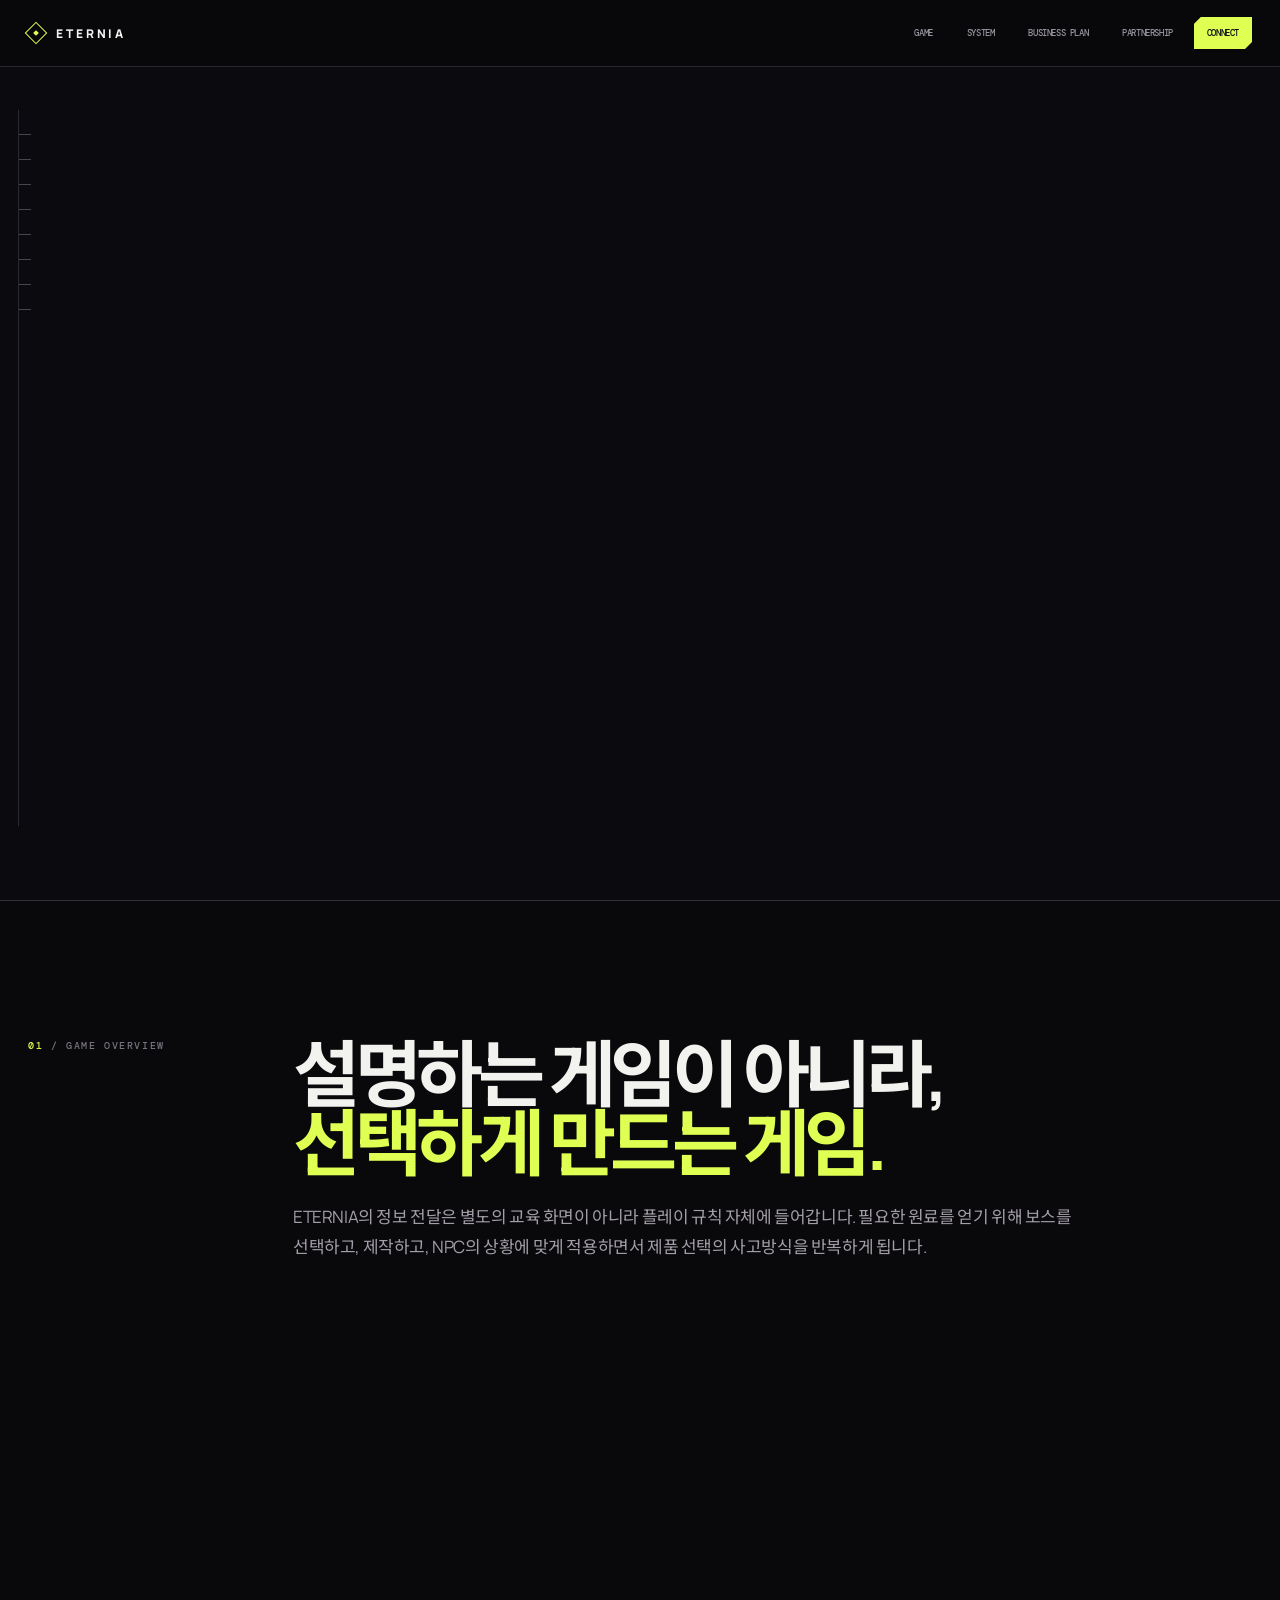
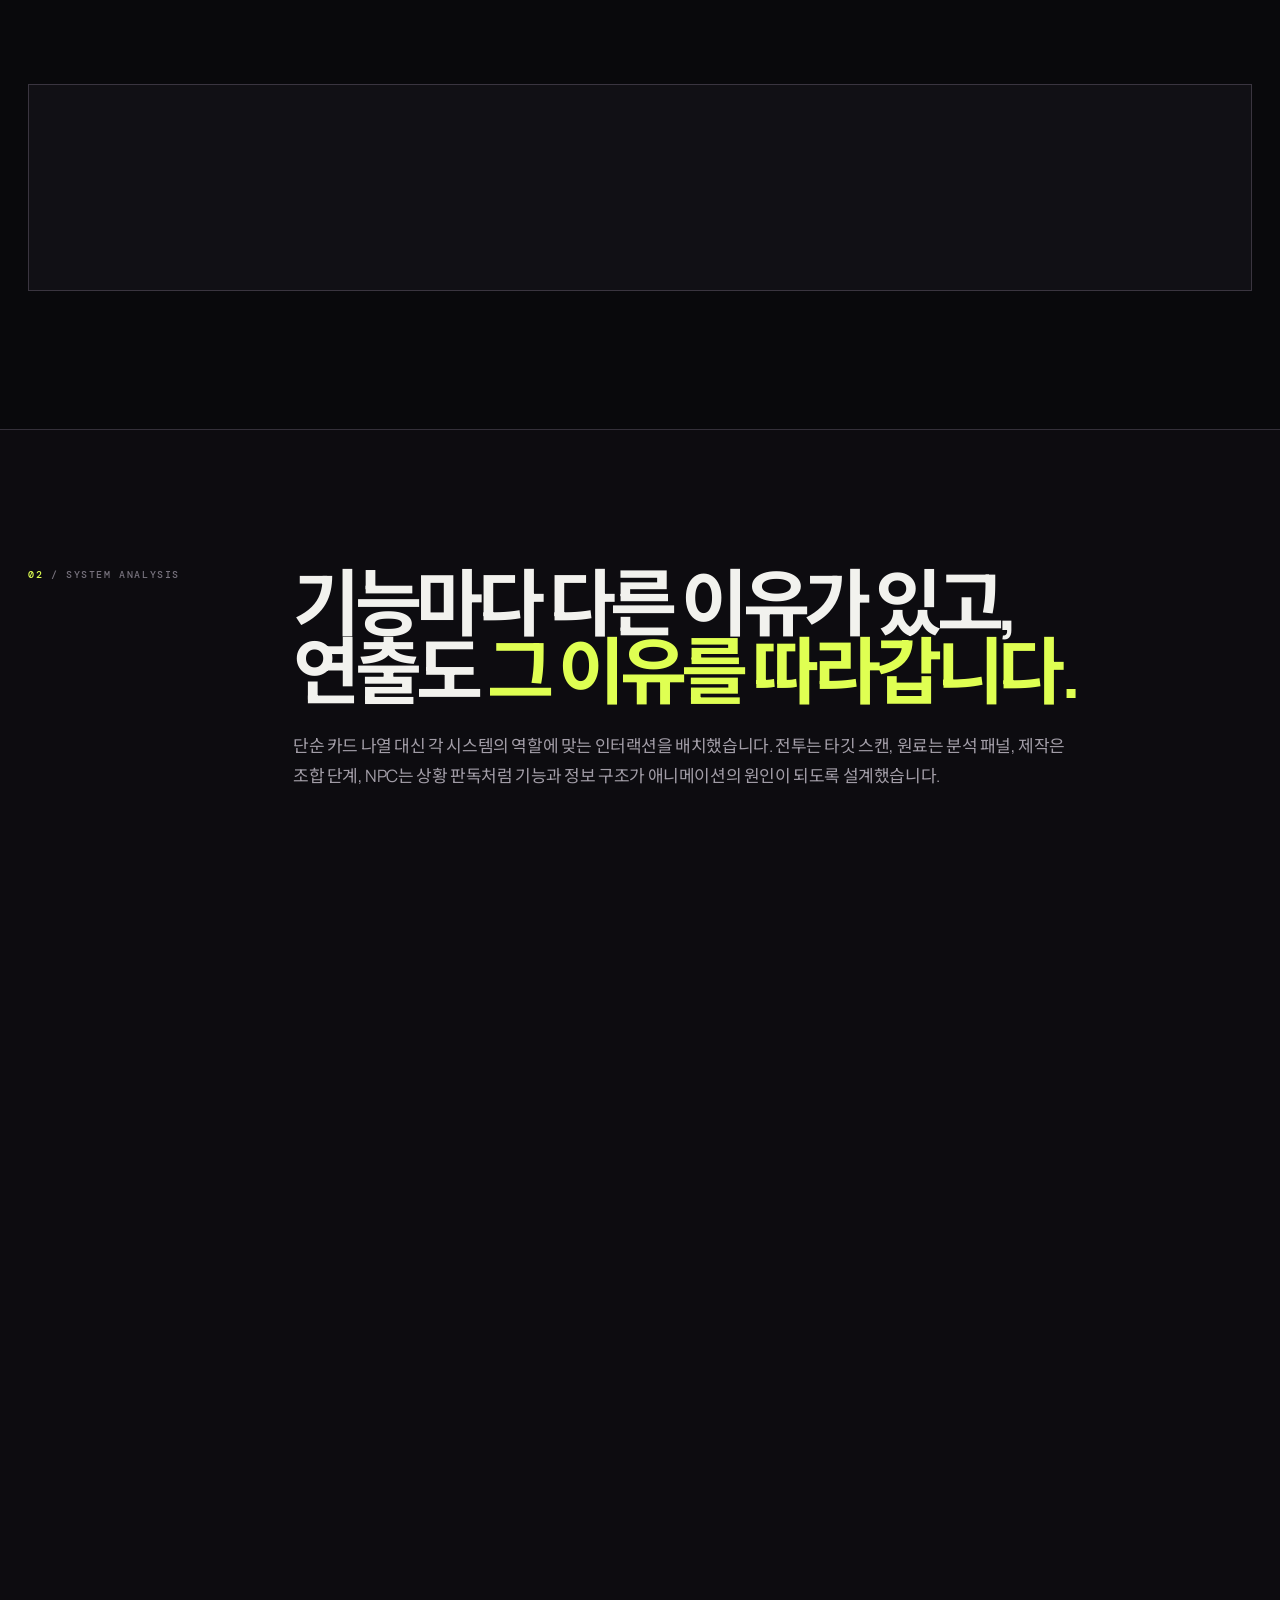
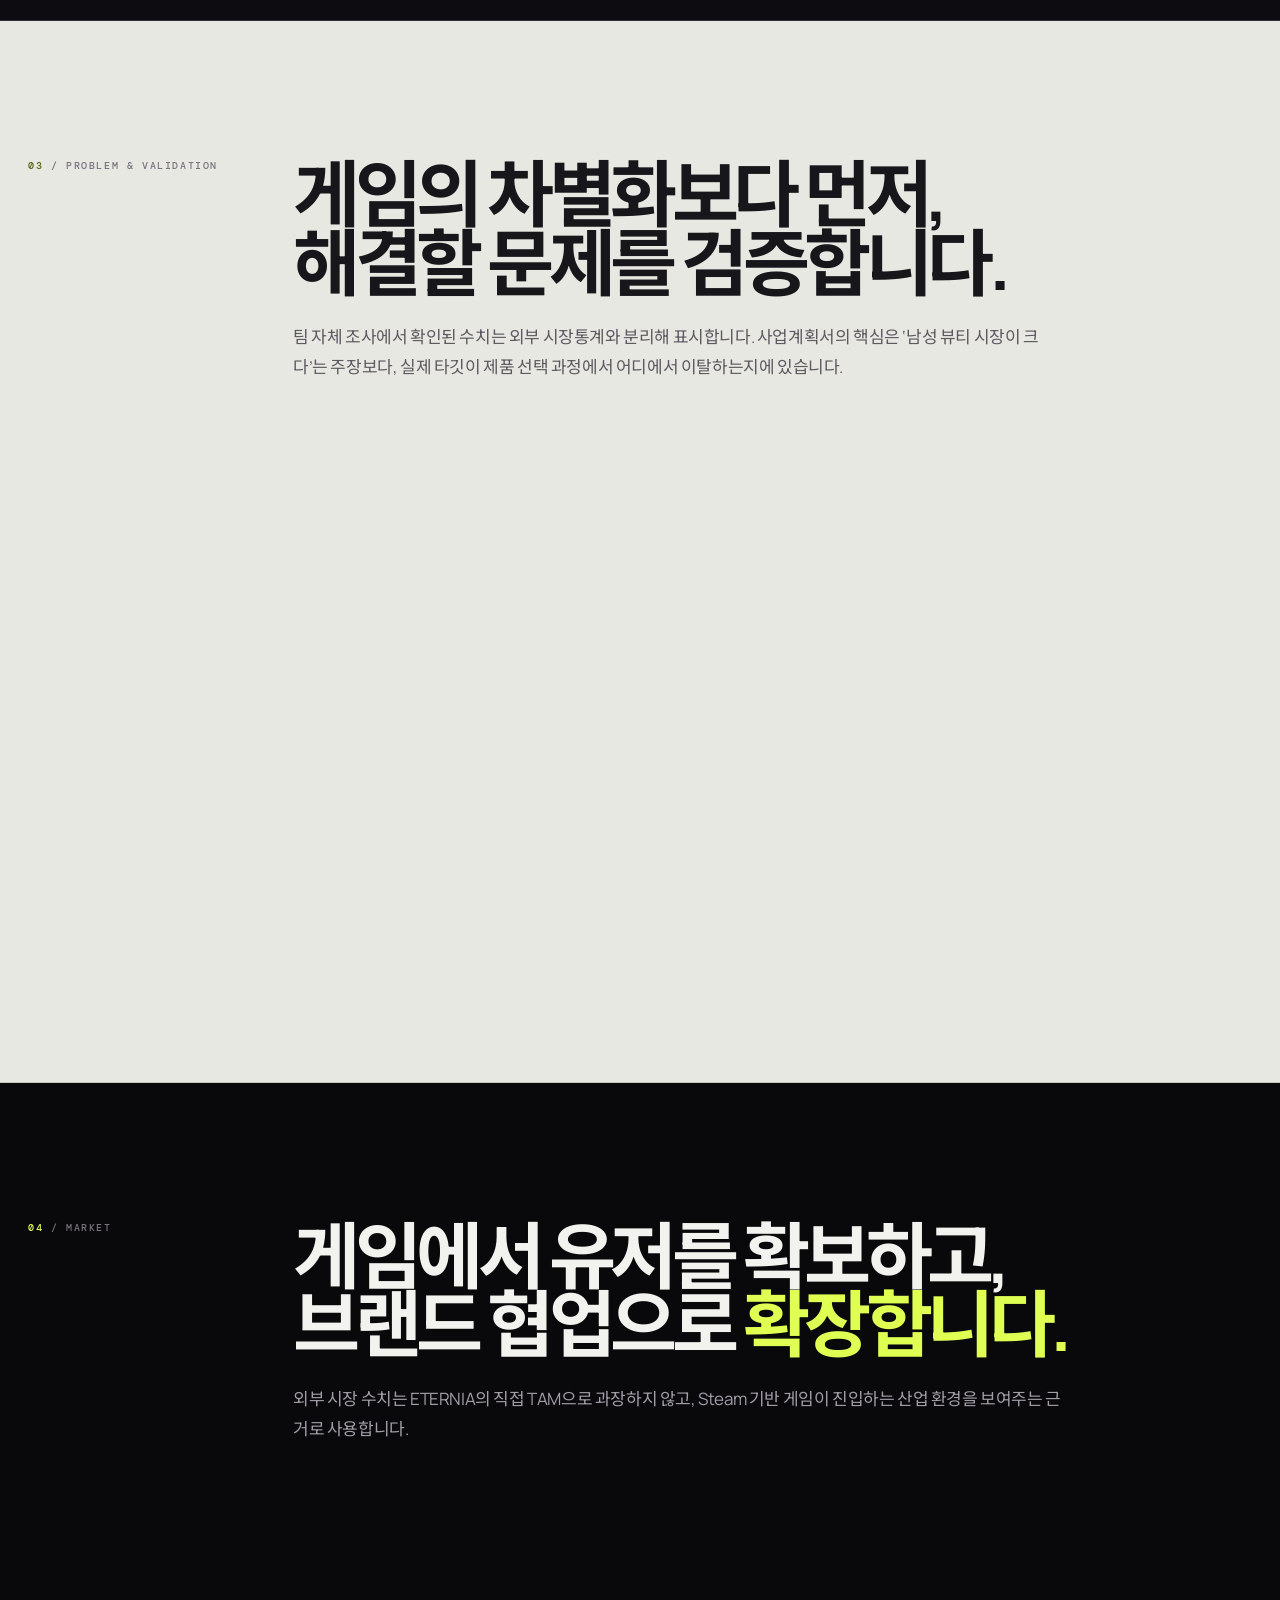
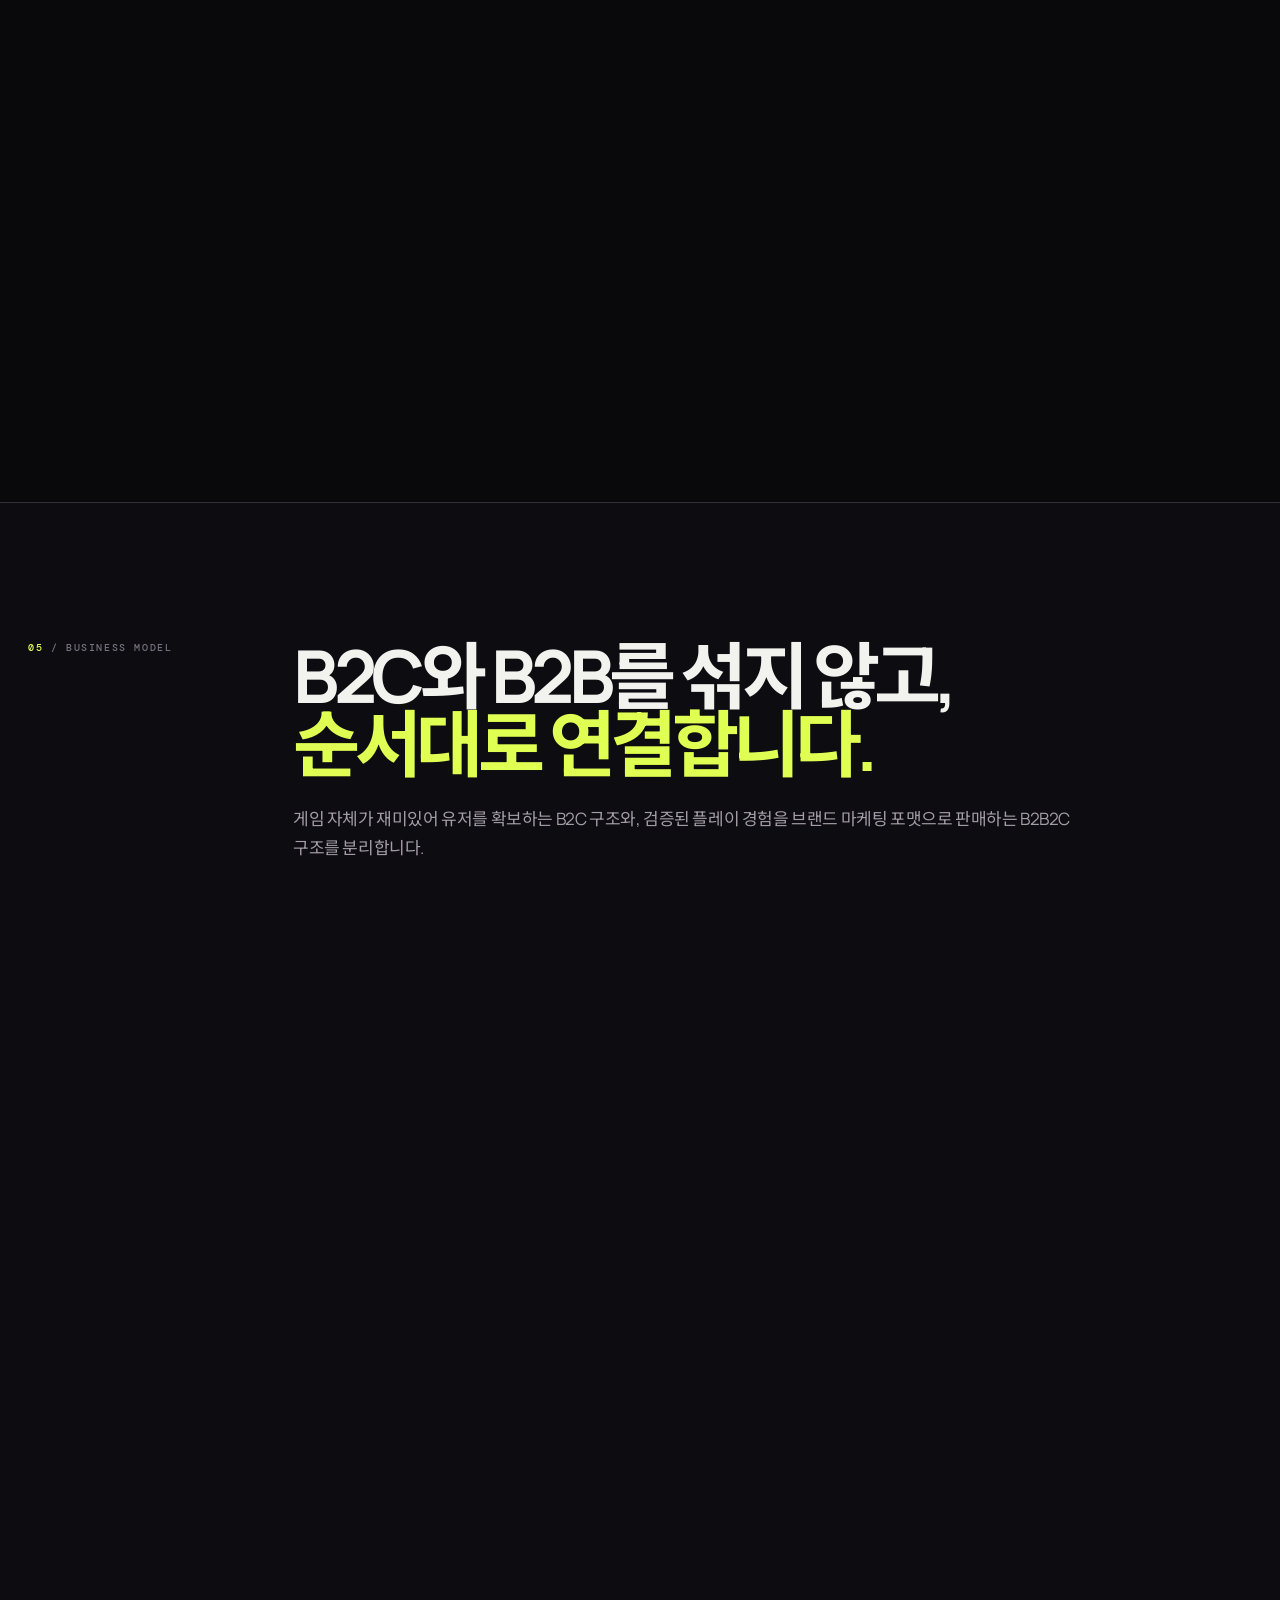
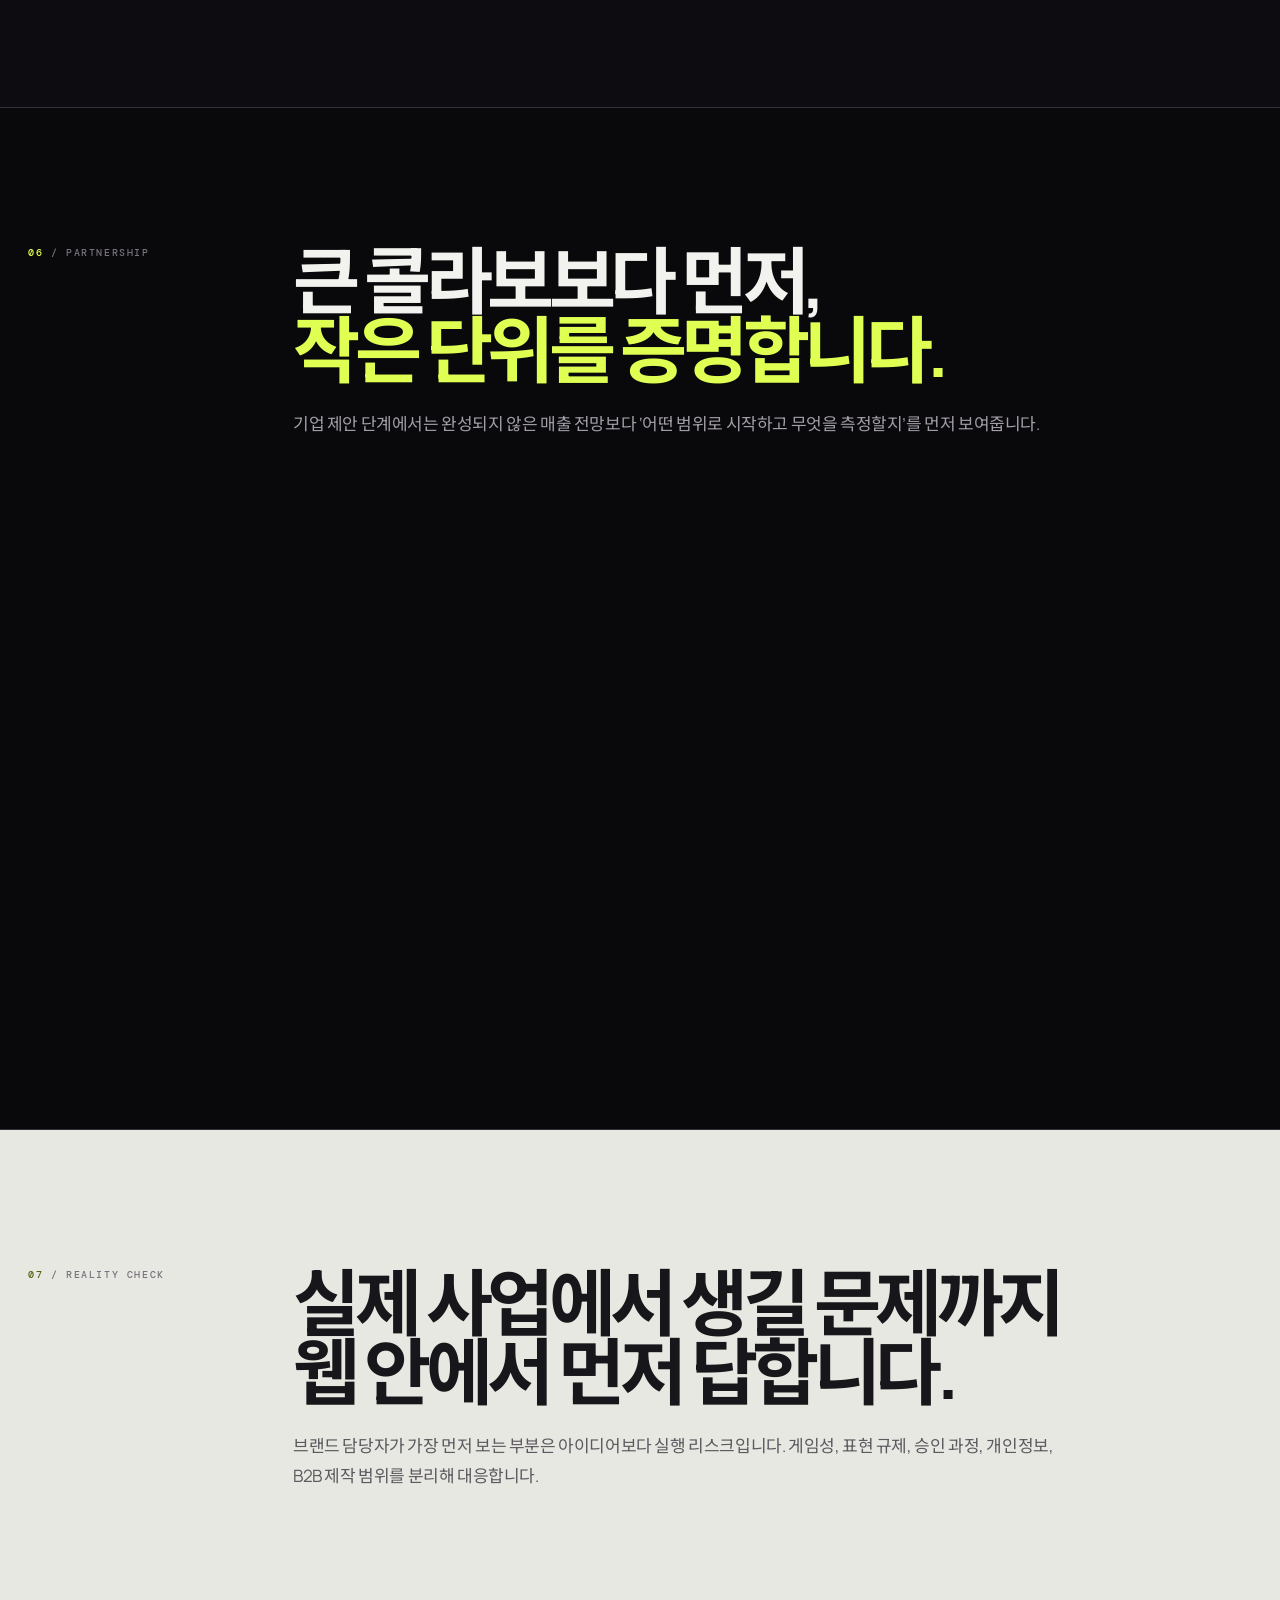
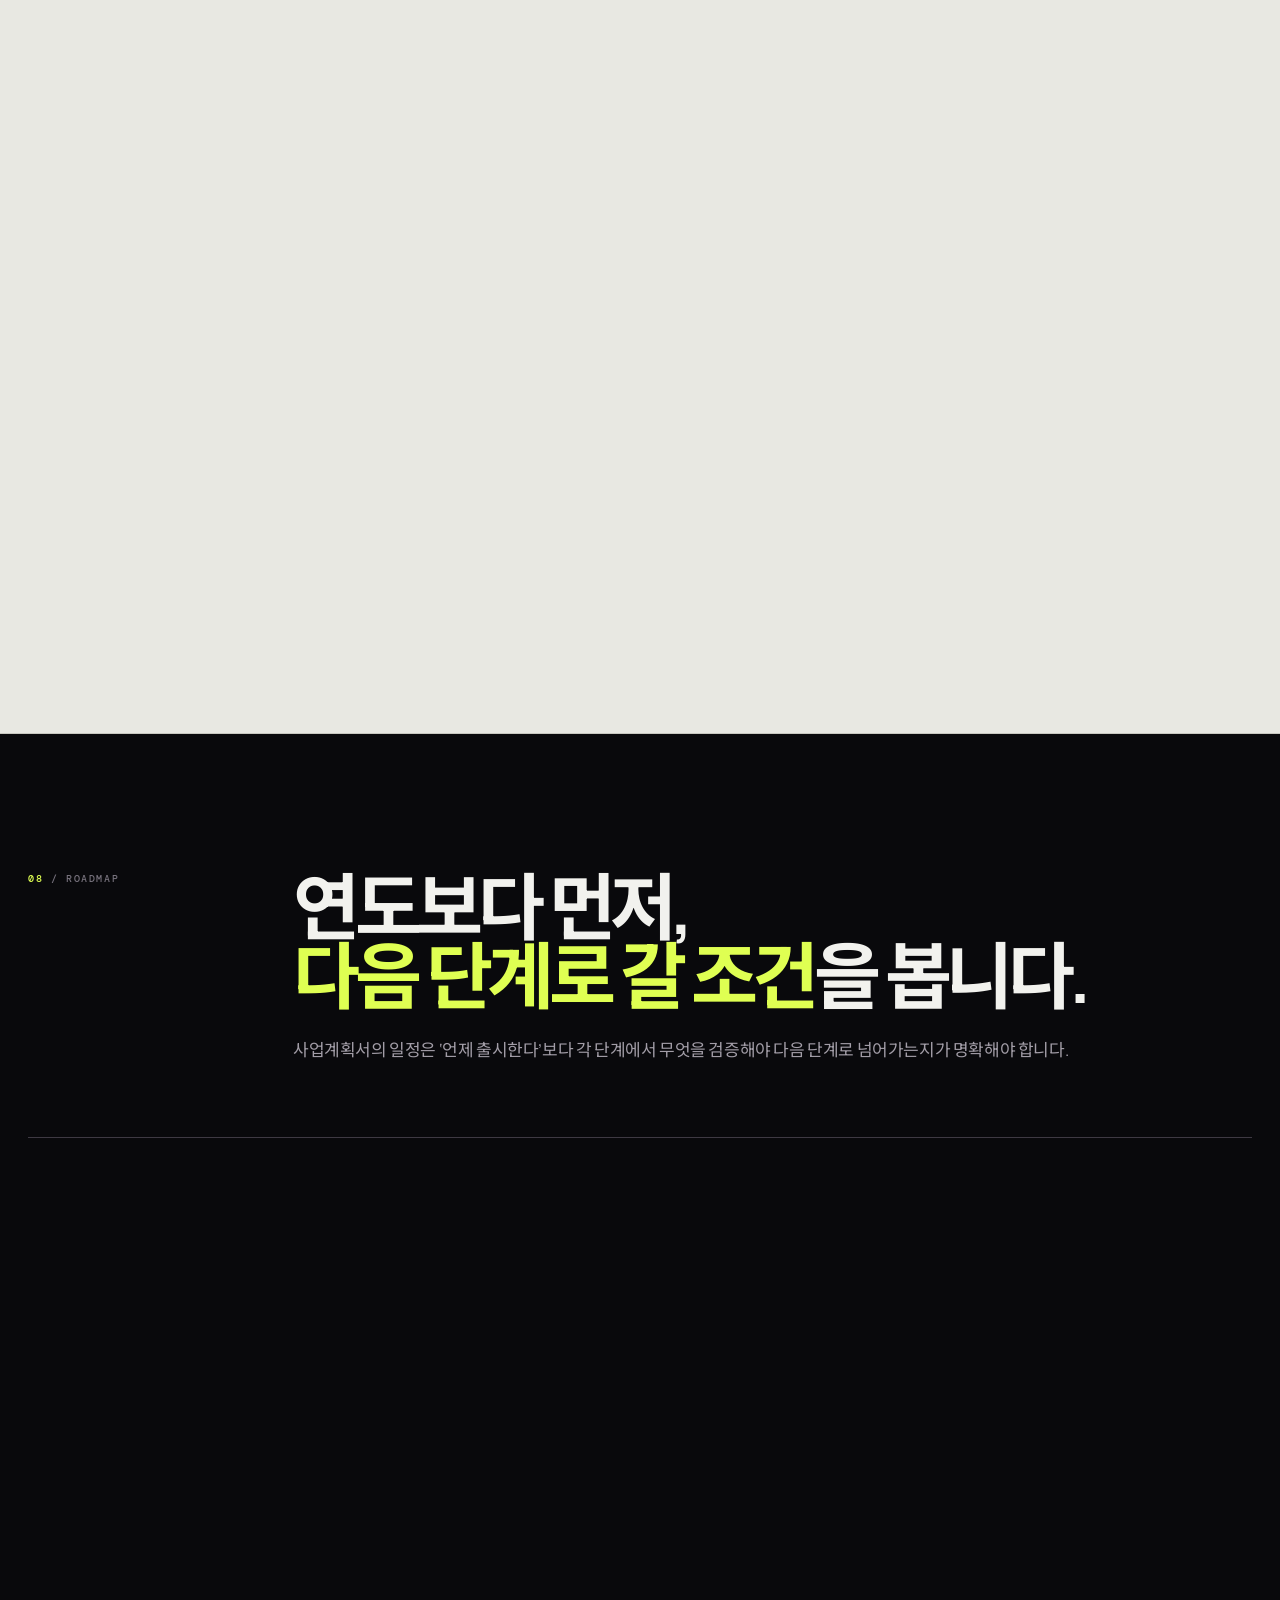
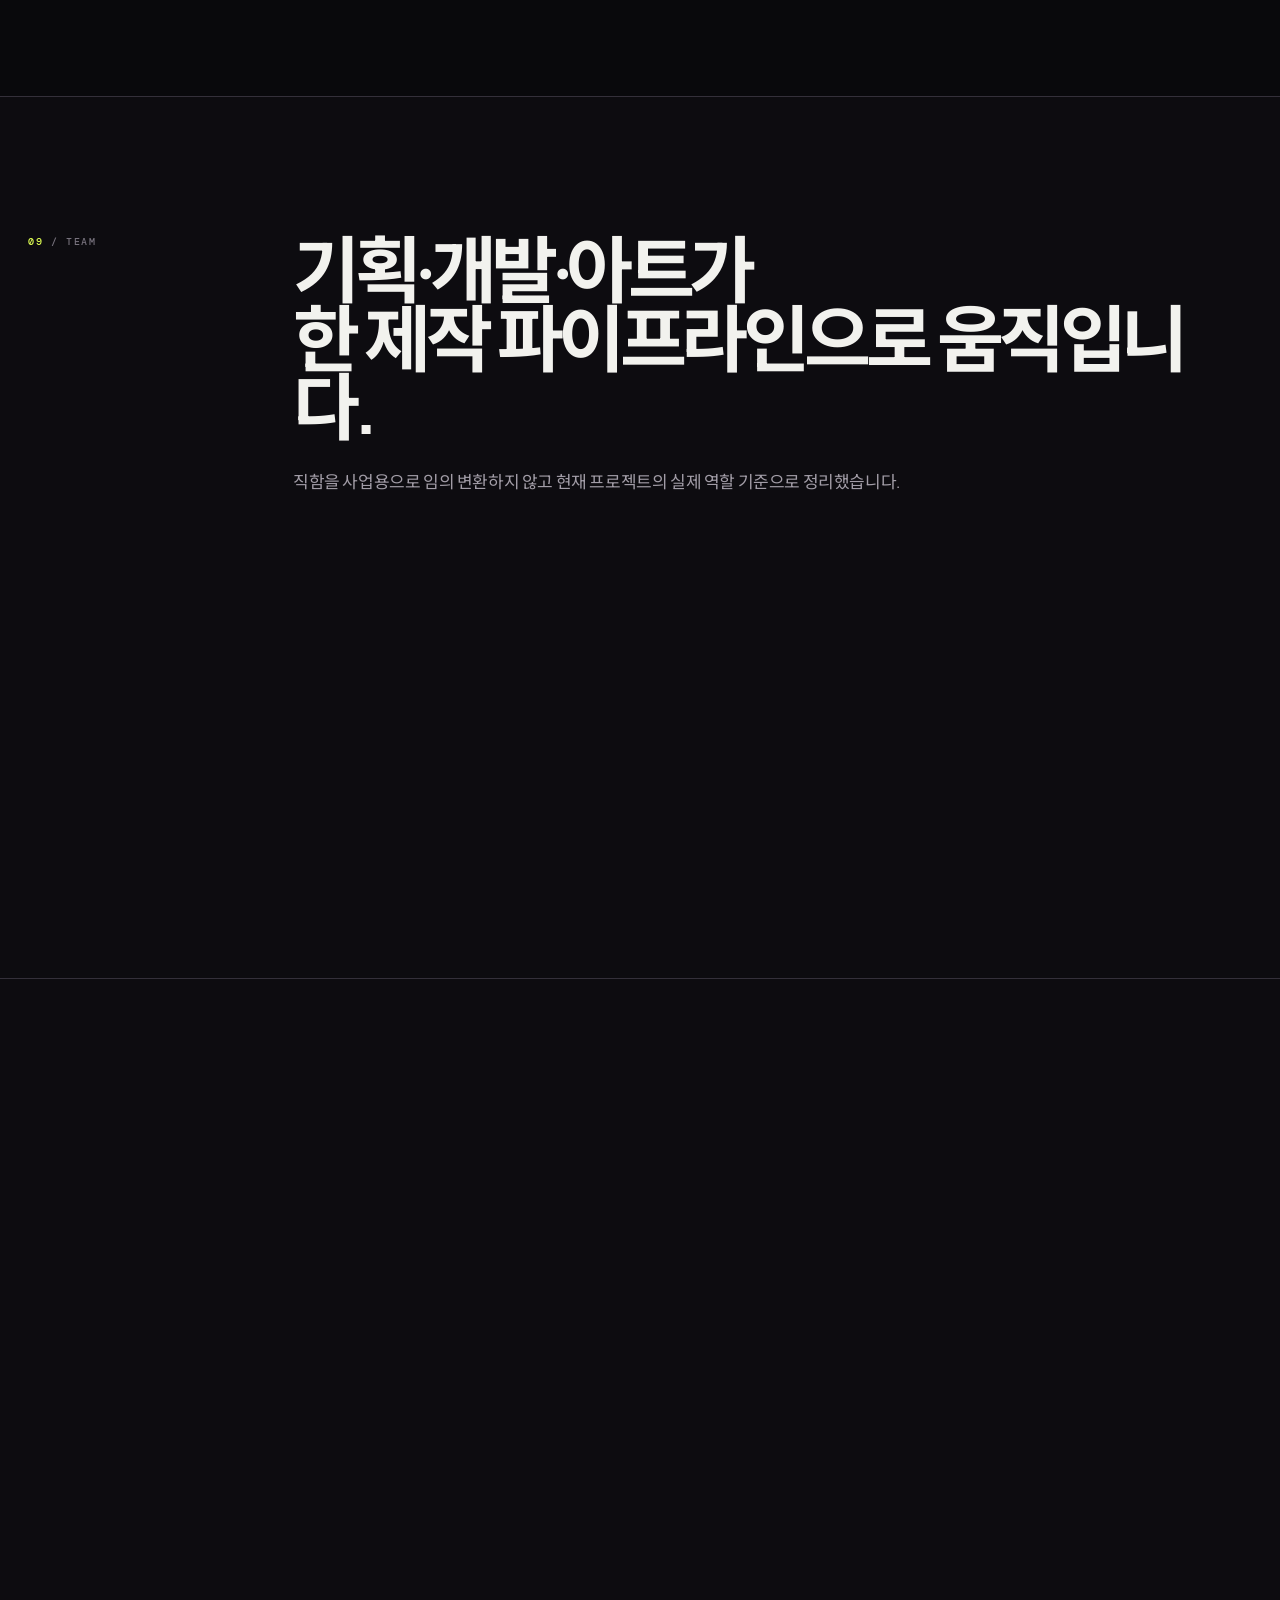
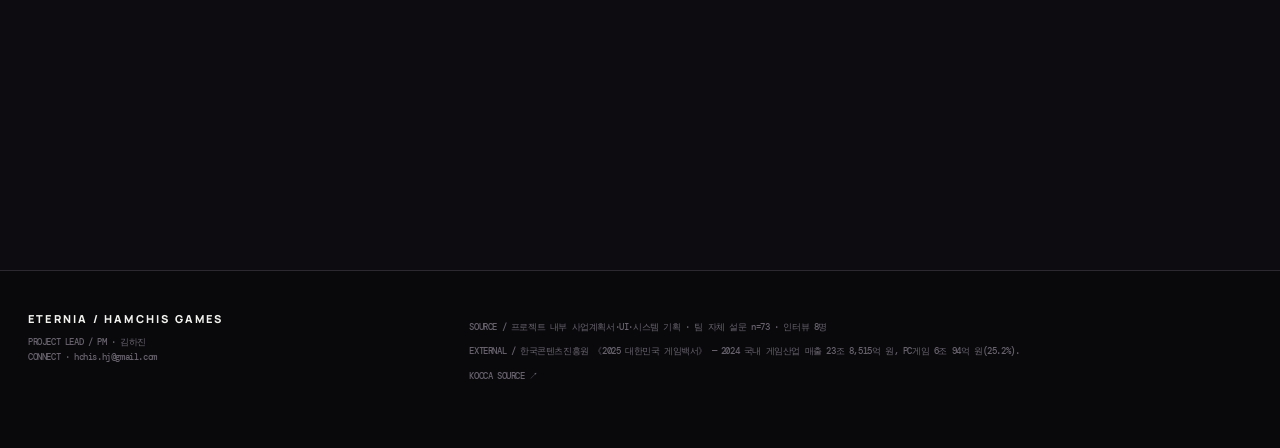
<file: somer-studio-site/plan/index.html>
<!doctype html>
<html lang="ko">
<head>
<meta charset="utf-8"/>
<meta name="viewport" content="width=device-width,initial-scale=1"/>
<title>ETERNIA — Game / Business Plan / Connect</title>
<meta name="description" content="ETERNIA 게임 소개와 사업계획, 브랜드 파트너십을 하나의 경험으로 구성한 웹사이트"/>
<style>
@import url('https://fonts.googleapis.com/css2?family=DM+Mono:wght@400;500&family=Manrope:wght@500;600;700;800&family=Noto+Sans+KR:wght@400;500;600;700;800;900&display=swap');

:root{
  --bg:#09090c;
  --bg2:#0f0e13;
  --panel:#141218;
  --panel2:#1a171f;
  --panel3:#211d27;
  --line:#34303a;
  --line2:#4a4451;
  --text:#f2f2ee;
  --muted:#aaa6af;
  --muted2:#77727d;
  --acid:#dfff52;
  --acid2:#b7d43f;
  --purple:#74657f;
  --paper:#e8e8e2;
  --ink:#17161a;
  --warn:#f0d98f;
  --max:1320px;
  --ease:cubic-bezier(.18,.8,.22,1);
}
*{box-sizing:border-box}
html{scroll-behavior:smooth;background:var(--bg)}
body{margin:0;background:var(--bg);color:var(--text);font-family:Manrope,'Noto Sans KR',sans-serif;letter-spacing:-.025em;overflow-x:hidden}
a{color:inherit;text-decoration:none}
button{font:inherit;color:inherit}
::selection{background:var(--acid);color:#0a0a0c}
.mono{font-family:'DM Mono',monospace;letter-spacing:.12em;text-transform:uppercase}
.wrap{width:min(var(--max),calc(100% - 56px));margin:auto}
.progress{position:fixed;left:0;top:0;height:3px;width:0;background:var(--acid);z-index:999}

.topbar{position:fixed;left:0;right:0;top:0;z-index:200;background:#09090cf2;border-bottom:1px solid #29262f}
.nav{height:66px;display:flex;align-items:center;justify-content:space-between}
.brand{display:flex;align-items:center;gap:12px;font-weight:800;font-size:12px;letter-spacing:.24em}
.brand-mark{width:16px;height:16px;border:1px solid var(--acid);transform:rotate(45deg);position:relative}
.brand-mark:after{content:'';position:absolute;width:4px;height:4px;background:var(--acid);left:5px;top:5px}
.navlinks{display:flex;align-items:center;gap:8px}
.navlinks a{font:500 9px 'DM Mono',monospace;color:#97929c;padding:9px 12px;border:1px solid transparent;clip-path:polygon(7px 0,100% 0,100% calc(100% - 7px),calc(100% - 7px) 100%,0 100%,0 7px)}
.navlinks a:hover,.navlinks a.active{color:var(--acid);border-color:#4b4652;background:#151319}
.nav-cta{border:1px solid var(--acid)!important;color:#101014!important;background:var(--acid)!important}

.hero{min-height:100vh;padding:116px 0 74px;position:relative;border-bottom:1px solid var(--line);overflow:hidden;background:#0b0a0e}
.hero:before{content:'';position:absolute;left:0;right:0;top:66px;height:1px;background:#24212a}
.hero-rail{position:absolute;left:18px;top:110px;bottom:74px;width:18px;border-left:1px solid #2d2933}
.hero-rail i{display:block;width:12px;height:1px;background:#4a4451;margin:24px 0}
.hero-grid{display:grid;grid-template-columns:1.05fr .95fr;gap:72px;align-items:center;min-height:calc(100vh - 190px)}
.eyebrow{font:500 10px 'DM Mono',monospace;letter-spacing:.2em;color:var(--acid);margin-bottom:22px}
.hero h1{font-size:clamp(70px,9vw,138px);line-height:.78;letter-spacing:-.09em;margin:0;font-weight:800}
.hero h1 span{display:block}
.hero h1 .outline{-webkit-text-stroke:1px #8a8490;color:transparent}
.hero-lead{font-size:clamp(18px,1.7vw,24px);line-height:1.55;color:#d6d3d9;max-width:680px;margin:34px 0 0}
.hero-sub{font-size:13px;line-height:1.75;color:#96919b;max-width:660px;margin:16px 0 0}
.hero-actions{display:flex;gap:10px;flex-wrap:wrap;margin-top:28px}
.btn{display:inline-flex;align-items:center;gap:12px;min-height:44px;padding:0 17px;border:1px solid #403b47;background:#141218;font:600 10px 'DM Mono',monospace;letter-spacing:.08em;clip-path:polygon(9px 0,100% 0,100% calc(100% - 9px),calc(100% - 9px) 100%,0 100%,0 9px)}
.btn.primary{background:var(--acid);border-color:var(--acid);color:#0b0b0d}
.btn .square{width:7px;height:7px;background:currentColor}
.hero-status{display:flex;gap:28px;margin-top:50px;padding-top:17px;border-top:1px solid #322e38;max-width:670px}
.stat span{display:block;font:500 8px 'DM Mono',monospace;color:#68636d;letter-spacing:.13em}
.stat b{display:block;font-size:13px;margin-top:6px;color:#dddadd;font-weight:600}

.machine{position:relative;min-height:620px;border:1px solid #3c3743;background:#111015;clip-path:polygon(26px 0,100% 0,100% calc(100% - 26px),calc(100% - 26px) 100%,0 100%,0 26px);overflow:hidden}
.machine:before,.machine:after{content:'';position:absolute;background:var(--acid);z-index:4}
.machine:before{width:76px;height:4px;right:0;top:0}
.machine:after{width:4px;height:76px;left:0;bottom:0}
.machine-head{height:50px;border-bottom:1px solid #34303a;display:flex;align-items:center;justify-content:space-between;padding:0 18px;font:500 9px 'DM Mono',monospace;color:#8b8690;background:#16141a}
.machine-head strong{color:var(--acid);font-weight:500}
.machine-core{position:relative;height:390px;display:grid;place-items:center;background:#0d0c10}
.core-ring{width:270px;height:270px;border:1px solid #45404b;border-radius:50%;display:grid;place-items:center;position:relative}
.core-ring:before{content:'';position:absolute;inset:24px;border:1px solid #2f2b34;border-radius:50%}
.core-ring:after{content:'';position:absolute;width:12px;height:12px;background:var(--acid);border:4px solid #0d0c10;top:4px;left:50%;margin-left:-10px}
.core-cross{position:absolute;width:320px;height:320px}
.core-cross:before,.core-cross:after{content:'';position:absolute;background:#26232b}
.core-cross:before{width:100%;height:1px;top:50%}
.core-cross:after{height:100%;width:1px;left:50%}
.core-logo{text-align:center;z-index:2}
.core-logo b{display:block;font-size:34px;letter-spacing:.22em;font-weight:600;margin-left:.22em}
.core-logo span{font:500 9px 'DM Mono',monospace;color:var(--acid);letter-spacing:.16em}
.scanner{position:absolute;left:14%;right:14%;height:1px;background:var(--acid);top:26%;opacity:.8;animation:scan 5s linear infinite}
.machine-data{display:grid;grid-template-columns:repeat(3,1fr);border-top:1px solid #34303a}
.data-cell{min-height:132px;padding:18px;border-right:1px solid #34303a;background:#151319}
.data-cell:last-child{border-right:0}
.data-cell span{font:500 8px 'DM Mono',monospace;color:#6f6974;letter-spacing:.12em}
.data-cell b{display:block;font-size:22px;margin-top:18px}
.data-cell em{display:block;margin-top:5px;font-style:normal;font-size:10px;color:#96909b}

.section{padding:138px 0;border-bottom:1px solid var(--line);position:relative;background:var(--bg)}
.section.alt{background:#0d0c10}
.section.paper{background:var(--paper);color:var(--ink);border-color:#c8c8c0}
.section-head{display:grid;grid-template-columns:220px 1fr;gap:45px;align-items:start}
.section-index{font:500 10px 'DM Mono',monospace;letter-spacing:.16em;color:#77727d;position:sticky;top:92px}
.section-index b{color:var(--acid);font-weight:500}
.paper .section-index b{color:#536313}
.section h2{font-size:clamp(42px,5.7vw,78px);line-height:.94;letter-spacing:-.075em;margin:0;max-width:970px}
.section .lead{font-size:17px;line-height:1.75;color:#a29da7;max-width:780px;margin:26px 0 0}
.paper .lead{color:#5c5960}
.acid-text{color:var(--acid)}

.module-grid{display:grid;grid-template-columns:repeat(4,1fr);gap:12px;margin-top:72px}
.module{border:1px solid #35313a;background:#131117;min-height:280px;padding:24px;position:relative;clip-path:polygon(12px 0,100% 0,100% calc(100% - 12px),calc(100% - 12px) 100%,0 100%,0 12px);overflow:hidden}
.module:before{content:'';position:absolute;left:0;top:0;width:42px;height:3px;background:#514b56}
.module:hover:before{background:var(--acid);width:100%;transition:.5s var(--ease)}
.module .mno{font:500 9px 'DM Mono',monospace;color:#6f6a73}
.module h3{font-size:25px;line-height:1.08;margin:42px 0 14px}
.module p{font-size:12px;line-height:1.75;color:#89848e}
.module .tech{position:absolute;left:24px;bottom:22px;font:500 8px 'DM Mono',monospace;color:#54505a}

.system-shell{margin-top:72px;border:1px solid #3d3843;background:#0e0d11;display:grid;grid-template-columns:230px 1fr;min-height:620px;clip-path:polygon(20px 0,100% 0,100% calc(100% - 20px),calc(100% - 20px) 100%,0 100%,0 20px)}
.system-tabs{border-right:1px solid #3d3843;background:#151319;padding:20px}
.system-tabs .label{font:500 8px 'DM Mono',monospace;color:#6c6671;margin-bottom:18px}
.system-tab{width:100%;text-align:left;border:0;border-top:1px solid #38333e;background:transparent;padding:18px 10px;cursor:pointer;color:#8e8993;font:600 11px 'DM Mono',monospace;position:relative}
.system-tab:last-child{border-bottom:1px solid #38333e}
.system-tab.active{color:var(--acid);padding-left:22px}
.system-tab.active:before{content:'';position:absolute;left:4px;top:50%;width:8px;height:8px;margin-top:-4px;background:var(--acid)}
.system-main{position:relative;padding:34px;overflow:hidden}
.system-panel{display:none;grid-template-columns:1.05fr .95fr;gap:30px;height:100%;animation:panelin .5s var(--ease)}
.system-panel.active{display:grid}
.visual-box{position:relative;border:1px solid #35313a;background:#18151d;min-height:500px;overflow:hidden}
.visual-grid{position:absolute;inset:24px;border:1px solid #2c2830}
.visual-grid:before,.visual-grid:after{content:'';position:absolute;background:#312d35}
.visual-grid:before{height:1px;left:0;right:0;top:50%}
.visual-grid:after{width:1px;top:0;bottom:0;left:50%}
.specimen{position:absolute;left:50%;top:50%;width:190px;height:260px;transform:translate(-50%,-50%);border:1px solid #59515f;clip-path:polygon(28% 0,72% 0,100% 24%,90% 100%,10% 100%,0 24%);background:#211d27}
.specimen:before{content:'';position:absolute;left:50%;top:28px;width:68px;height:68px;margin-left:-34px;border:1px solid #817789;border-radius:50%}
.specimen:after{content:'';position:absolute;left:32px;right:32px;bottom:28px;height:90px;border:1px solid #46404c}
.target-dot{position:absolute;width:9px;height:9px;background:var(--acid);box-shadow:0 0 16px #dfff5266}
.t1{left:22%;top:28%}.t2{right:24%;top:38%}.t3{left:29%;bottom:25%}
.hud-label{position:absolute;padding:7px 9px;border:1px solid #45404a;background:#111015;font:500 8px 'DM Mono',monospace;color:#c0bbc4}
.h1{left:8%;top:14%}.h2{right:8%;top:20%}.h3{right:7%;bottom:15%}
.system-copy{padding:10px 4px}
.system-copy .code{font:500 9px 'DM Mono',monospace;color:var(--acid);letter-spacing:.12em}
.system-copy h3{font-size:38px;line-height:1.04;margin:18px 0}
.system-copy p{font-size:13px;line-height:1.8;color:#aaa5ae}
.spec-list{margin-top:28px;border-top:1px solid #39343f}
.spec-row{display:grid;grid-template-columns:120px 1fr;gap:15px;padding:13px 0;border-bottom:1px solid #2f2b34}
.spec-row b{font:500 8px 'DM Mono',monospace;color:#6d6872}
.spec-row span{font-size:12px;color:#d6d2d8}

.flow{display:grid;grid-template-columns:repeat(5,1fr);margin-top:70px;border:1px solid #3a3540;background:#111015}
.flow-step{padding:26px 22px;min-height:205px;border-right:1px solid #3a3540;position:relative}
.flow-step:last-child{border-right:0}
.flow-step .fno{font:500 9px 'DM Mono',monospace;color:var(--acid)}
.flow-step h3{font-size:22px;margin:36px 0 10px}
.flow-step p{font-size:11px;line-height:1.7;color:#817c86}
.flow-step:after{content:'';position:absolute;right:-5px;top:48%;width:9px;height:9px;background:var(--acid);z-index:3;transform:rotate(45deg)}
.flow-step:last-child:after{display:none}

.research-grid{display:grid;grid-template-columns:1.25fr .75fr;gap:14px;margin-top:72px}
.research-main{border:1px solid #bab8b0;background:#deded7;padding:34px;min-height:490px;position:relative}
.paper .research-main h3{font-size:34px;margin:0 0 12px}
.paper .research-main p{font-size:13px;line-height:1.8;color:#5b585f;max-width:650px}
.metrics{display:grid;grid-template-columns:1fr 1fr;gap:18px;margin-top:60px}
.metric{border-top:2px solid #252329;padding-top:16px}
.metric .num{font-size:78px;font-weight:800;line-height:1;letter-spacing:-.08em}
.metric .label{font-size:11px;margin-top:8px;color:#615d64}
.meter{height:8px;background:#bbb9b1;margin-top:18px;overflow:hidden}
.meter i{display:block;width:0;height:100%;background:#252329;transition:width 1.4s var(--ease)}
.research-side{display:grid;gap:14px}
.r-card{border:1px solid #bab8b0;background:#d5d5ce;padding:26px;min-height:238px}
.r-card .rno{font:500 8px 'DM Mono',monospace;color:#69666c}
.r-card b{display:block;font-size:34px;margin-top:28px}
.r-card p{font-size:11px;line-height:1.7;color:#5d5960}

.market-grid{display:grid;grid-template-columns:.8fr 1.2fr;gap:14px;margin-top:72px}
.market-card{border:1px solid #3a3541;background:#131118;padding:30px;min-height:430px;position:relative}
.market-card.key{background:var(--acid);color:#0c0c0e;border-color:var(--acid)}
.market-card .lab{font:500 9px 'DM Mono',monospace;color:#77717d}
.market-card.key .lab{color:#3a401d}
.market-number{font-size:86px;font-weight:800;letter-spacing:-.08em;margin-top:72px;line-height:.9}
.market-card p{font-size:12px;line-height:1.75;color:#908a95;max-width:570px}
.market-card.key p{color:#303518}
.market-bars{height:220px;display:flex;align-items:end;gap:18px;margin-top:40px;border-bottom:1px solid #403a45}
.bar{flex:1;display:flex;flex-direction:column;align-items:center;justify-content:flex-end;gap:10px}
.bar i{width:66%;height:0;background:#77717d;transition:height 1.3s var(--ease)}
.bar.acid i{background:var(--acid)}
.bar b{font:600 9px 'DM Mono',monospace}
.bar span{font:500 8px 'DM Mono',monospace;color:#77717d}

.business-dual{display:grid;grid-template-columns:1fr 1fr;gap:14px;margin-top:72px}
.biz{border:1px solid #3b3641;background:#131118;padding:30px;min-height:420px}
.biz.featured{border-color:#768144;box-shadow:inset 0 0 0 1px #dfff5220}
.biz .bizno{font:500 9px 'DM Mono',monospace;color:#77717d}
.biz.featured .bizno{color:var(--acid)}
.biz h3{font-size:38px;line-height:1;margin:54px 0 20px}
.biz ul{list-style:none;padding:0;margin:0}
.biz li{border-top:1px solid #332f39;padding:12px 0;font-size:12px;color:#9b96a0}
.biz li strong{color:#f0edef;font-weight:600}
.connector{margin-top:14px;border:1px solid #3b3641;background:#0f0e12;padding:22px;display:flex;gap:13px;justify-content:center;align-items:center;flex-wrap:wrap;font:500 9px 'DM Mono',monospace;color:#817b86}
.connector b{color:var(--acid)}

.package-grid{display:grid;grid-template-columns:repeat(3,1fr);gap:12px;margin-top:72px}
.package{border:1px solid #3a3540;background:#131117;padding:28px;min-height:480px;position:relative}
.package.featured{border-color:var(--acid)}
.package.featured:before{content:'RECOMMENDED';position:absolute;right:0;top:0;background:var(--acid);color:#0d0d0f;padding:7px 10px;font:600 8px 'DM Mono',monospace}
.package .p-tag{font:500 9px 'DM Mono',monospace;color:#79737e}
.package h3{font-size:32px;line-height:1.05;margin:48px 0 16px}
.package p{font-size:12px;line-height:1.75;color:#98929d}
.package ul{padding:0;margin:24px 0 0;list-style:none}
.package li{padding:10px 0;border-top:1px solid #332f39;font-size:11px;color:#c7c2ca}
.package .gate{position:absolute;left:28px;right:28px;bottom:24px;border-top:1px solid #4b4550;padding-top:13px;font:500 9px 'DM Mono',monospace;color:var(--acid)}

.risk-grid{display:grid;grid-template-columns:repeat(3,1fr);gap:10px;margin-top:72px}
.risk{border:1px solid #bab8b0;background:#d8d8d1;padding:24px;min-height:265px}
.risk .rno{font:500 8px 'DM Mono',monospace;color:#747078}
.risk h3{font-size:22px;margin:30px 0 12px}
.risk p{font-size:11px;line-height:1.75;color:#5e5a61}
.risk .fix{margin-top:18px;color:#2b292e;font-weight:600}
.compliance{margin-top:12px;border:1px solid #a8a69e;background:#cecec7;padding:20px;font-size:11px;line-height:1.75;color:#504d53}
.compliance b{color:#1d1b20}

.roadmap{margin-top:72px;border-top:1px solid #3e3943}
.phase{display:grid;grid-template-columns:130px 240px 1fr 180px;gap:20px;padding:25px 0;border-bottom:1px solid #312d35;align-items:start;position:relative}
.phase:before{content:'';position:absolute;left:-1px;top:0;width:0;height:2px;background:var(--acid);transition:width 1s var(--ease)}
.phase.on:before{width:100%}
.phase .pno{font:500 9px 'DM Mono',monospace;color:#77717d}
.phase h3{font-size:24px;margin:0}
.phase p{font-size:12px;line-height:1.75;color:#928c97;margin:0}
.phase .gate{font:500 9px 'DM Mono',monospace;color:var(--acid)}

.team-grid{display:grid;grid-template-columns:repeat(4,1fr);gap:12px;margin-top:72px}
.member{border:1px solid #38333e;background:#131118;padding:24px;min-height:270px}
.member .role{font:500 9px 'DM Mono',monospace;color:var(--acid)}
.member h3{font-size:25px;margin:35px 0 4px}
.member .name{font-size:12px;color:#7d7781}
.member p{font-size:11px;line-height:1.75;color:#918b96;margin-top:24px}

.cta{padding:160px 0 120px;text-align:center;background:#0d0c10;border-bottom:1px solid #2c2931}
.cta h2{font-size:clamp(46px,7vw,94px);line-height:.9;letter-spacing:-.075em;margin:0 auto;max-width:1050px}
.cta h2 em{font-style:normal;color:var(--acid)}
.cta p{max-width:660px;margin:27px auto 0;font-size:14px;line-height:1.75;color:#99939e}
.cta .hero-actions{justify-content:center}

.footer{padding:40px 0 55px;background:#09090c}
.footer-grid{display:grid;grid-template-columns:1fr 2fr;gap:50px}
.footer .name{font-weight:800;letter-spacing:.2em;font-size:11px}
.footer p,.footer a{font:500 9px 'DM Mono',monospace;line-height:1.7;color:#68636d}
.footer a:hover{color:var(--acid)}

.reveal{opacity:0;transform:translateY(22px);transition:opacity .8s var(--ease),transform .8s var(--ease)}
.reveal.on{opacity:1;transform:none}
.delay1{transition-delay:.08s}.delay2{transition-delay:.16s}.delay3{transition-delay:.24s}

/* v5 / graph detail + connect */
.metric .value-head{display:flex;align-items:flex-end;justify-content:space-between;gap:16px}
.metric .value-head small{font:500 8px 'DM Mono',monospace;color:#706c72;letter-spacing:.08em;margin-bottom:7px}
.meter-scale{display:grid;grid-template-columns:repeat(5,1fr);margin-top:7px;font:500 7px 'DM Mono',monospace;color:#817d82}
.meter-scale span:nth-child(2),.meter-scale span:nth-child(3),.meter-scale span:nth-child(4){text-align:center}
.meter-scale span:last-child{text-align:right}

.market-share{margin-top:30px;border-top:1px solid #5d6827;padding-top:18px}
.share-head{display:flex;align-items:center;justify-content:space-between;font:600 8px 'DM Mono',monospace;color:#333919}
.share-track{height:12px;margin-top:10px;background:#87964a;position:relative;overflow:hidden}
.share-track i{display:block;height:100%;width:0;background:#111216;transition:width 1.25s var(--ease)}
.share-legend{display:flex;justify-content:space-between;gap:18px;margin-top:9px;font:500 8px 'DM Mono',monospace;color:#3c4220}
.share-legend b{font-weight:600;color:#171918}
.chart-frame{position:relative;height:260px;margin-top:24px;padding-left:42px}
.chart-axis{position:absolute;left:0;top:0;bottom:36px;width:34px;font:500 7px 'DM Mono',monospace;color:#66616b}
.chart-axis span{position:absolute;right:6px;transform:translateY(50%)}
.chart-axis .a100{top:-4px}.chart-axis .a75{top:25%}.chart-axis .a50{top:50%}.chart-axis .a25{top:75%}.chart-axis .a0{bottom:-4px}
.chart-lines{position:absolute;left:42px;right:0;top:0;bottom:36px;pointer-events:none}
.chart-lines i{position:absolute;left:0;right:0;height:1px;background:#2d2931}
.chart-lines i:nth-child(1){top:0}.chart-lines i:nth-child(2){top:25%}.chart-lines i:nth-child(3){top:50%}.chart-lines i:nth-child(4){top:75%}.chart-lines i:nth-child(5){bottom:0}
.market-bars.detail{position:absolute;left:42px;right:0;top:0;bottom:0;height:auto;margin:0;border:0}
.market-bars.detail .bar{height:100%;position:relative;padding-bottom:0}
.market-bars.detail .bar i{position:absolute;bottom:36px}
.market-bars.detail .bar b{position:absolute;bottom:17px}
.market-bars.detail .bar span{position:absolute;bottom:0;white-space:nowrap}
.chart-note{margin-top:16px;padding-top:12px;border-top:1px solid #302c34;display:grid;grid-template-columns:110px 1fr;gap:15px;font-size:10px;line-height:1.6;color:#77717c}
.chart-note b{font:500 8px 'DM Mono',monospace;color:#a39da7}

.kpi-strip{margin-top:14px;border:1px solid #3b3641;background:#101014;display:grid;grid-template-columns:repeat(5,1fr)}
.kpi-step{min-height:126px;padding:18px;border-right:1px solid #3b3641;position:relative}
.kpi-step:last-child{border-right:0}
.kpi-step .kno{font:500 8px 'DM Mono',monospace;color:var(--acid)}
.kpi-step b{display:block;font-size:13px;margin-top:18px}
.kpi-step span{display:block;font-size:9px;line-height:1.55;color:#79737f;margin-top:6px}
.kpi-step:after{content:'';position:absolute;right:-4px;top:50%;width:7px;height:7px;background:var(--acid);transform:rotate(45deg);z-index:2}
.kpi-step:last-child:after{display:none}

.member.lead-member{border-color:var(--acid);box-shadow:inset 0 0 0 1px #dfff5222}
.member.lead-member .role{color:#101014;background:var(--acid);display:inline-block;padding:5px 7px}
.member .scope{display:flex;gap:6px;flex-wrap:wrap;margin-top:20px}
.member .scope i{font-style:normal;font:500 7px 'DM Mono',monospace;color:#79737f;border:1px solid #332f39;padding:5px 6px}

.contact-terminal{width:min(900px,100%);margin:52px auto 0;border:1px solid #3d3843;background:#111015;text-align:left;display:grid;grid-template-columns:170px 1fr;min-height:220px;position:relative;clip-path:polygon(16px 0,100% 0,100% calc(100% - 16px),calc(100% - 16px) 100%,0 100%,0 16px)}
.contact-terminal:before{content:'';position:absolute;left:0;top:0;width:90px;height:3px;background:var(--acid)}
.contact-logo{display:grid;place-items:center;border-right:1px solid #39343f;background:#17151b}
.contact-logo img{width:108px;height:108px;object-fit:contain}
.contact-info{padding:30px 34px}
.contact-info .terminal-label{font:500 8px 'DM Mono',monospace;color:#77717d;letter-spacing:.12em}
.contact-info h3{font-size:27px;margin:16px 0 4px}
.contact-info .position{font:600 10px 'DM Mono',monospace;color:var(--acid);letter-spacing:.08em}
.mail-link{display:inline-flex;align-items:center;gap:11px;margin-top:24px;padding:12px 14px;border:1px solid #504957;background:#0c0b0f;font:600 11px 'DM Mono',monospace;color:#f1eef2}
.mail-link:before{content:'>';color:var(--acid)}
.mail-link:hover{border-color:var(--acid);color:var(--acid)}
.contact-note{font-size:10px;line-height:1.65;color:#7f7984;margin-top:15px}

@media(max-width:720px){
  .kpi-strip{grid-template-columns:1fr}
  .kpi-step{border-right:0;border-bottom:1px solid #3b3641;min-height:100px}
  .kpi-step:after{display:none}
  .contact-terminal{grid-template-columns:1fr}
  .contact-logo{border-right:0;border-bottom:1px solid #39343f;padding:22px}
}

@keyframes scan{0%{top:20%;opacity:.1}10%{opacity:.9}90%{opacity:.9}100%{top:79%;opacity:.1}}
@keyframes panelin{from{opacity:0;transform:translateX(14px)}to{opacity:1;transform:none}}

@media(max-width:1050px){
  .hero-grid,.section-head,.system-shell,.system-panel,.research-grid,.market-grid{grid-template-columns:1fr}
  .hero-grid{gap:42px}
  .machine{min-height:580px}
  .section-index{position:static}
  .system-tabs{border-right:0;border-bottom:1px solid #3d3843;display:flex;overflow:auto}
  .system-tab{min-width:180px;border-bottom:0}
  .module-grid,.team-grid{grid-template-columns:1fr 1fr}
  .package-grid,.risk-grid{grid-template-columns:1fr}
  .phase{grid-template-columns:110px 190px 1fr}
  .phase .gate{grid-column:3}
}
@media(max-width:720px){
  .wrap{width:calc(100% - 30px)}
  .navlinks a:not(.nav-cta){display:none}
  .hero{padding-top:100px}
  .hero h1{font-size:60px}
  .machine{min-height:520px}
  .machine-core{height:335px}
  .core-ring{width:220px;height:220px}
  .machine-data{grid-template-columns:1fr}
  .data-cell{min-height:95px;border-right:0;border-bottom:1px solid #34303a}
  .module-grid,.business-dual,.team-grid{grid-template-columns:1fr}
  .flow{grid-template-columns:1fr}
  .flow-step{border-right:0;border-bottom:1px solid #3a3540;min-height:150px}
  .flow-step:after{display:none}
  .metrics{grid-template-columns:1fr}
  .phase{grid-template-columns:1fr}
  .phase .gate{grid-column:auto}
  .footer-grid{grid-template-columns:1fr}
}
@media(prefers-reduced-motion:reduce){
  *{scroll-behavior:auto!important;animation:none!important;transition:none!important}
  .reveal{opacity:1;transform:none}
}
</style>
</head>
<body>
<div class="progress" id="progress"></div>

<header class="topbar">
  <div class="wrap nav">
    <a class="brand" href="#top"><i class="brand-mark"></i> ETERNIA</a>
    <nav class="navlinks">
      <a href="#game">GAME</a>
      <a href="#system">SYSTEM</a>
      <a href="#plan">BUSINESS PLAN</a>
      <a href="#partner">PARTNERSHIP</a>
      <a class="nav-cta" href="#contact">CONNECT</a>
    </nav>
  </div>
</header>

<main id="top">
<section class="hero">
  <div class="hero-rail" aria-hidden="true"><i></i><i></i><i></i><i></i><i></i><i></i><i></i><i></i></div>
  <div class="wrap hero-grid">
    <div class="reveal">
      <div class="eyebrow">GAME INTRODUCTION / BUSINESS PLAN / PARTNERSHIP</div>
      <h1><span>ETER</span><span class="outline">NIA</span></h1>
      <p class="hero-lead">게임을 먼저 즐기게 하고, 플레이 과정에서 피부 고민과 화장품 선택의 기준을 자연스럽게 경험하게 만드는 액션 RPG.</p>
      <p class="hero-sub">이 페이지는 게임 소개서이자 사업계획서입니다. 전투·수집·제작·NPC 문제 해결이라는 실제 게임 구조와, 사용자 검증·시장 진입·수익모델·브랜드 협업 구조를 같은 흐름 안에서 보여줍니다.</p>
      <div class="hero-actions">
        <a class="btn primary" href="#game"><i class="square"></i> ENTER GAME SYSTEM</a>
        <a class="btn" href="#plan"><i class="square"></i> VIEW BUSINESS PLAN</a>
      </div>
      <div class="hero-status">
        <div class="stat"><span>GENRE</span><b>ACTION RPG</b></div>
        <div class="stat"><span>PLATFORM</span><b>PC / STEAM</b></div>
        <div class="stat"><span>CORE</span><b>FIGHT → CRAFT → SOLVE</b></div>
      </div>
    </div>

    <div class="machine reveal delay1" id="machine">
      <div class="machine-head"><span>ETERNIA // SYSTEM CORE</span><strong>ONLINE</strong></div>
      <div class="machine-core">
        <div class="core-cross"></div>
        <div class="core-ring">
          <div class="core-logo"><b>ETERNIA</b><span>BEAUTY EXPERIENCE PROTOCOL</span></div>
        </div>
        <div class="scanner"></div>
      </div>
      <div class="machine-data">
        <div class="data-cell"><span>PLAYER LOOP</span><b>05</b><em>linked actions</em></div>
        <div class="data-cell"><span>RESEARCH</span><b>73</b><em>internal survey</em></div>
        <div class="data-cell"><span>INGREDIENT TYPE</span><b>03</b><em>water / powder / oil</em></div>
      </div>
    </div>
  </div>
</section>

<section class="section" id="game">
  <div class="wrap">
    <div class="section-head">
      <div class="section-index"><b>01</b> / GAME OVERVIEW</div>
      <div>
        <h2>설명하는 게임이 아니라,<br><span class="acid-text">선택하게 만드는 게임.</span></h2>
        <p class="lead">ETERNIA의 정보 전달은 별도의 교육 화면이 아니라 플레이 규칙 자체에 들어갑니다. 필요한 원료를 얻기 위해 보스를 선택하고, 제작하고, NPC의 상황에 맞게 적용하면서 제품 선택의 사고방식을 반복하게 됩니다.</p>
      </div>
    </div>

    <div class="module-grid">
      <article class="module reveal"><div class="mno">MODULE / 01</div><h3>전투</h3><p>보스와 지역마다 다른 원료를 배치해 공략 대상 자체가 성분 선택과 연결됩니다.</p><div class="tech">COMBAT / CHANCE GAUGE</div></article>
      <article class="module reveal delay1"><div class="mno">MODULE / 02</div><h3>원료 수집</h3><p>물·가루·오일 3가지 형태와 보스별 기능 태그를 조합해 제작 재료를 관리합니다.</p><div class="tech">INGREDIENT / DROP TABLE</div></article>
      <article class="module reveal delay2"><div class="mno">MODULE / 03</div><h3>제작</h3><p>원료를 조합해 토너·세럼·크림·밤 등 서로 다른 제형과 결과를 만듭니다.</p><div class="tech">CRAFT / RECIPE LOGIC</div></article>
      <article class="module reveal delay3"><div class="mno">MODULE / 04</div><h3>문제 해결</h3><p>NPC의 환경과 고민을 읽고 알맞은 제품을 전달해 결과 피드백을 얻습니다.</p><div class="tech">NPC / SITUATION MATCH</div></article>
    </div>

    <div class="flow">
      <div class="flow-step reveal"><div class="fno">01 / FIGHT</div><h3>전투</h3><p>보스 공략</p></div>
      <div class="flow-step reveal delay1"><div class="fno">02 / COLLECT</div><h3>원료 획득</h3><p>고유 드롭 수집</p></div>
      <div class="flow-step reveal delay2"><div class="fno">03 / CRAFT</div><h3>제작</h3><p>원료 조합</p></div>
      <div class="flow-step reveal delay3"><div class="fno">04 / SOLVE</div><h3>NPC 해결</h3><p>상황 기반 선택</p></div>
      <div class="flow-step reveal"><div class="fno">05 / FEEDBACK</div><h3>성장</h3><p>결과 학습 + 해금</p></div>
    </div>
  </div>
</section>

<section class="section alt" id="system">
  <div class="wrap">
    <div class="section-head">
      <div class="section-index"><b>02</b> / SYSTEM ANALYSIS</div>
      <div>
        <h2>기능마다 다른 이유가 있고,<br>연출도 <span class="acid-text">그 이유를 따라갑니다.</span></h2>
        <p class="lead">단순 카드 나열 대신 각 시스템의 역할에 맞는 인터랙션을 배치했습니다. 전투는 타깃 스캔, 원료는 분석 패널, 제작은 조합 단계, NPC는 상황 판독처럼 기능과 정보 구조가 애니메이션의 원인이 되도록 설계했습니다.</p>
      </div>
    </div>

    <div class="system-shell reveal">
      <aside class="system-tabs">
        <div class="label">SYSTEM SELECT / 04</div>
        <button class="system-tab active" data-tab="combat">01. COMBAT</button>
        <button class="system-tab" data-tab="ingredient">02. INGREDIENT</button>
        <button class="system-tab" data-tab="craft">03. CRAFT</button>
        <button class="system-tab" data-tab="npc">04. NPC SOLVE</button>
      </aside>
      <div class="system-main">
        <div class="system-panel active" id="combat">
          <div class="visual-box">
            <div class="visual-grid"></div><div class="specimen"></div>
            <i class="target-dot t1"></i><i class="target-dot t2"></i><i class="target-dot t3"></i>
            <span class="hud-label h1">TARGET / HELIONE</span><span class="hud-label h2">CHANCE 68%</span><span class="hud-label h3">DROP / SAP</span>
          </div>
          <div class="system-copy"><div class="code">COMBAT SYSTEM / WHY</div><h3>전투가 원료의 의미를 만든다.</h3><p>필요한 성분을 얻기 위해 특정 보스와 패턴을 선택하게 만들면 원료 정보가 전투 목표가 됩니다. 그래서 전투 화면은 설명보다 타깃·게이지·드롭 정보를 빠르게 읽게 하는 HUD 중심으로 연출합니다.</p><div class="spec-list"><div class="spec-row"><b>INPUT</b><span>L/R Attack · Chance action</span></div><div class="spec-row"><b>OUTPUT</b><span>Boss-specific ingredient</span></div><div class="spec-row"><b>ANIMATION</b><span>Target scan / gauge fill / acquisition flash</span></div></div></div>
        </div>
        <div class="system-panel" id="ingredient">
          <div class="visual-box">
            <div class="visual-grid"></div><div class="specimen" style="width:220px;height:180px;clip-path:polygon(10% 0,90% 0,100% 25%,86% 100%,14% 100%,0 25%)"></div>
            <i class="target-dot t1"></i><i class="target-dot t2"></i><i class="target-dot t3"></i>
            <span class="hud-label h1">TYPE / WATER</span><span class="hud-label h2">TAG / SOOTHING</span><span class="hud-label h3">RARITY / RARE</span>
          </div>
          <div class="system-copy"><div class="code">INGREDIENT SYSTEM / WHY</div><h3>원료는 ‘정답’이 아니라 선택지다.</h3><p>같은 고민에 여러 원료가 대응할 수 있게 기능을 중첩시켜 단순 암기 게임이 되지 않도록 설계합니다. UI는 형태·효과·희귀도를 기계 분석 레이어처럼 분리해 비교하게 합니다.</p><div class="spec-list"><div class="spec-row"><b>TYPE</b><span>Water / Powder / Oil</span></div><div class="spec-row"><b>TAG</b><span>Moisture / Soothing / Barrier / etc.</span></div><div class="spec-row"><b>ANIMATION</b><span>Scan line / tag lock / compare pulse</span></div></div></div>
        </div>
        <div class="system-panel" id="craft">
          <div class="visual-box">
            <div class="visual-grid"></div><div class="specimen" style="width:260px;height:220px;clip-path:polygon(18% 0,82% 0,100% 18%,100% 82%,82% 100%,18% 100%,0 82%,0 18%)"></div>
            <span class="hud-label h1">SLOT A / WATER</span><span class="hud-label h2">SLOT B / POWDER</span><span class="hud-label h3">RESULT / SERUM</span>
          </div>
          <div class="system-copy"><div class="code">CRAFT SYSTEM / WHY</div><h3>조합 과정 자체가 제품 구조를 이해시킨다.</h3><p>플레이어가 원료를 넣고 결과 제형을 확인하는 순간에 ‘원료 → 기능 → 제품’ 관계가 만들어집니다. 조합 슬롯은 단계적으로 잠금 해제되고 결과 패널은 마지막에만 노출됩니다.</p><div class="spec-list"><div class="spec-row"><b>INPUT</b><span>3 ingredient slots</span></div><div class="spec-row"><b>RESULT</b><span>Toner / Serum / Cream / Balm...</span></div><div class="spec-row"><b>ANIMATION</b><span>Slot insert / validation / result deploy</span></div></div></div>
        </div>
        <div class="system-panel" id="npc">
          <div class="visual-box">
            <div class="visual-grid"></div><div class="specimen"></div>
            <span class="hud-label h1">NPC / CROA</span><span class="hud-label h2">ENV / DRY</span><span class="hud-label h3">NEED / BARRIER</span>
          </div>
          <div class="system-copy"><div class="code">NPC SOLVE / WHY</div><h3>상황을 읽고 제품을 선택하게 한다.</h3><p>NPC는 피부 상태뿐 아니라 환경과 생활 조건을 함께 제공합니다. 플레이어는 단일 성분을 맞히는 것이 아니라 상황을 해석해 적합한 제작물을 결정합니다.</p><div class="spec-list"><div class="spec-row"><b>READ</b><span>Skin concern + environment</span></div><div class="spec-row"><b>DECIDE</b><span>Required function / product</span></div><div class="spec-row"><b>ANIMATION</b><span>Condition detect / choice confirm / feedback state</span></div></div></div>
        </div>
      </div>
    </div>
  </div>
</section>

<section class="section paper" id="plan">
  <div class="wrap">
    <div class="section-head">
      <div class="section-index"><b>03</b> / PROBLEM & VALIDATION</div>
      <div>
        <h2>게임의 차별화보다 먼저,<br>해결할 문제를 검증합니다.</h2>
        <p class="lead">팀 자체 조사에서 확인된 수치는 외부 시장통계와 분리해 표시합니다. 사업계획서의 핵심은 ‘남성 뷰티 시장이 크다’는 주장보다, 실제 타깃이 제품 선택 과정에서 어디에서 이탈하는지에 있습니다.</p>
      </div>
    </div>

    <div class="research-grid">
      <div class="research-main reveal">
        <h3>“무엇을 써야 하는지 모르겠다.”</h3>
        <p>20대 초반 남성 대상 자체 설문에서 자기관리 중단과 탐색 피로가 반복적으로 나타났습니다. 웹에서는 수치를 단순 숫자로 보여주는 대신, 스크롤 진입 시 막대가 채워지며 ‘이탈 지점’을 시각적으로 강조합니다.</p>
        <div class="metrics">
          <div class="metric">
            <div class="value-head"><div class="num count" data-to="60">0</div><small>INTERNAL / n=73</small></div>
            <div class="label">% · 1개월 내 자기관리 중단 경험</div>
            <div class="meter"><i data-width="60%"></i></div>
            <div class="meter-scale"><span>0</span><span>25</span><span>50</span><span>75</span><span>100%</span></div>
          </div>
          <div class="metric">
            <div class="value-head"><div class="num count" data-to="50">0</div><small>INTERNAL / n=73</small></div>
            <div class="label">% · 탐색 과정에서 시간 소요 또는 중도 포기</div>
            <div class="meter"><i data-width="50%"></i></div>
            <div class="meter-scale"><span>0</span><span>25</span><span>50</span><span>75</span><span>100%</span></div>
          </div>
        </div>
      </div>
      <div class="research-side">
        <div class="r-card reveal delay1"><div class="rno">INTERNAL RESEARCH</div><b>n = 73</b><p>20대 초반 남성 자체 설문. 외부 통계가 아닌 팀 조사 데이터로 명시합니다.</p></div>
        <div class="r-card reveal delay2"><div class="rno">QUALITATIVE</div><b>8 INTERVIEWS</b><p>뷰티 입문 과정과 정보 탐색 피로를 구체적으로 확인한 인터뷰 자료.</p></div>
      </div>
    </div>
  </div>
</section>

<section class="section" id="market">
  <div class="wrap">
    <div class="section-head">
      <div class="section-index"><b>04</b> / MARKET</div>
      <div>
        <h2>게임에서 유저를 확보하고,<br>브랜드 협업으로 <span class="acid-text">확장합니다.</span></h2>
        <p class="lead">외부 시장 수치는 ETERNIA의 직접 TAM으로 과장하지 않고, Steam 기반 게임이 진입하는 산업 환경을 보여주는 근거로 사용합니다.</p>
      </div>
    </div>

    <div class="market-grid">
      <article class="market-card key reveal">
        <div class="lab">KOREA GAME INDUSTRY / 2024</div>
        <div class="market-number">23.85<span style="font-size:.34em">조</span></div>
        <p>한국콘텐츠진흥원 《2025 대한민국 게임백서》 기준 2024년 국내 게임산업 매출은 23조 8,515억 원이며, PC게임 매출은 6조 94억 원(25.2%)입니다.</p>
        <div class="market-share">
          <div class="share-head"><span>PC GAME SHARE</span><b>25.2%</b></div>
          <div class="share-track"><i data-share="25.2%"></i></div>
          <div class="share-legend"><span><b>PC 25.2</b></span><span>OTHER 74.8</span></div>
        </div>
        <div class="lab" style="position:absolute;left:30px;bottom:28px">SOURCE / KOCCA 2025 GAME WHITE PAPER</div>
      </article>
      <article class="market-card reveal delay1">
        <div class="lab">ENTRY → EXPANSION</div>
        <div class="chart-frame">
          <div class="chart-axis"><span class="a100">100</span><span class="a75">75</span><span class="a50">50</span><span class="a25">25</span><span class="a0">0</span></div>
          <div class="chart-lines"><i></i><i></i><i></i><i></i><i></i></div>
          <div class="market-bars detail">
            <div class="bar acid"><i data-h="190px"></i><b>GAME</b><span>CORE</span></div>
            <div class="bar"><i data-h="155px"></i><b>DATA</b><span>MEASURE</span></div>
            <div class="bar"><i data-h="120px"></i><b>B2B</b><span>PILOT</span></div>
            <div class="bar"><i data-h="90px"></i><b>O2O</b><span>LINK</span></div>
            <div class="bar"><i data-h="70px"></i><b>IP</b><span>SCALE</span></div>
          </div>
        </div>
        <div class="chart-note"><b>READING</b><span>사업 확장 우선순위를 시각화한 전략 단계도이며, 막대 높이는 매출·시장점유율 실측치가 아닙니다.</span></div>
        <p>게임성 검증 → 플레이 데이터 → 브랜드 파일럿 → 샘플·팝업·제품 경험 → IP 확장 순으로 리스크를 나눕니다.</p>
      </article>
    </div>
  </div>
</section>

<section class="section alt" id="business">
  <div class="wrap">
    <div class="section-head">
      <div class="section-index"><b>05</b> / BUSINESS MODEL</div>
      <div>
        <h2>B2C와 B2B를 섞지 않고,<br><span class="acid-text">순서대로 연결합니다.</span></h2>
        <p class="lead">게임 자체가 재미있어 유저를 확보하는 B2C 구조와, 검증된 플레이 경험을 브랜드 마케팅 포맷으로 판매하는 B2B2C 구조를 분리합니다.</p>
      </div>
    </div>

    <div class="business-dual">
      <article class="biz reveal"><div class="bizno">B2C / GAME</div><h3>게임이<br>팬을 만든다.</h3><ul><li><strong>Steam</strong> 게임 판매</li><li><strong>DLC</strong> 추가 스토리·콘텐츠</li><li><strong>IP</strong> 스킨·굿즈·펀딩</li><li><strong>Community</strong> 초기 팬층과 플레이 데이터</li></ul></article>
      <article class="biz featured reveal delay1"><div class="bizno">B2B2C / BRAND</div><h3>브랜드가<br>플레이가 된다.</h3><ul><li><strong>Ingredient</strong> 대표 원료의 게임 아이템화</li><li><strong>Quest</strong> 브랜드 전용 퀘스트·레시피</li><li><strong>Reward</strong> 샘플·체험 키트 연동</li><li><strong>Offline</strong> 게임/서브컬처 행사 공동 체험</li></ul></article>
    </div>
    <div class="connector reveal"><span>BRAND INGREDIENT</span><b>→</b><span>GAME ITEM</span><b>→</b><span>QUEST</span><b>→</b><span>PLAYER ACTION</span><b>→</b><span>REAL PRODUCT</span></div>
    <div class="kpi-strip reveal">
      <div class="kpi-step"><div class="kno">KPI / 01</div><b>REACH</b><span>데모 진입 · 콘텐츠 도달</span></div>
      <div class="kpi-step"><div class="kno">KPI / 02</div><b>START</b><span>퀘스트 시작 · 원료 확인</span></div>
      <div class="kpi-step"><div class="kno">KPI / 03</div><b>COMPLETE</b><span>제작 완료 · NPC 해결</span></div>
      <div class="kpi-step"><div class="kno">KPI / 04</div><b>INTERACT</b><span>브랜드 정보 · 리워드 행동</span></div>
      <div class="kpi-step"><div class="kno">KPI / 05</div><b>CONNECT</b><span>샘플 · 행사 · 실제 제품 접점</span></div>
    </div>
  </div>
</section>

<section class="section" id="partner">
  <div class="wrap">
    <div class="section-head">
      <div class="section-index"><b>06</b> / PARTNERSHIP</div>
      <div>
        <h2>큰 콜라보보다 먼저,<br><span class="acid-text">작은 단위를 증명합니다.</span></h2>
        <p class="lead">기업 제안 단계에서는 완성되지 않은 매출 전망보다 ‘어떤 범위로 시작하고 무엇을 측정할지’를 먼저 보여줍니다.</p>
      </div>
    </div>

    <div class="package-grid">
      <article class="package reveal"><div class="p-tag">01 / PILOT</div><h3>한 원료,<br>한 경험.</h3><p>브랜드의 대표 원료 하나를 아이템·레시피·NPC 중 하나에 연결해 게임 안에서 자연스러운지 검증합니다.</p><ul><li>대표 원료 1개</li><li>인게임 경험 1종</li><li>브랜드 표현 검수</li><li>완료율·행동 로그 리포트</li></ul><div class="gate">GATE / 광고처럼 느껴지지 않는가?</div></article>
      <article class="package featured reveal delay1"><div class="p-tag">02 / BRAND QUEST</div><h3>브랜드를<br>한 퀘스트로.</h3><p>원료 획득부터 제작, NPC 문제 해결까지 하나의 완결된 브랜드 경험으로 설계합니다.</p><ul><li>브랜드 전용 퀘스트</li><li>희귀 원료·레시피</li><li>NPC/세계관 연결</li><li>행동 퍼널 리포트</li></ul><div class="gate">GATE / 체험 → 기억 → 관심 행동</div></article>
      <article class="package reveal delay2"><div class="p-tag">03 / O2O</div><h3>플레이를<br>실물 경험으로.</h3><p>검증된 디지털 경험만 샘플·체험키트·팝업·제품 상세 페이지와 연결합니다.</p><ul><li>샘플 신청 / 리워드 코드</li><li>행사 현장 퀘스트</li><li>동의 기반 전환 추적</li><li>브랜드별 성과 리포트</li></ul><div class="gate">GATE / 디지털 → 실제 접점 전환</div></article>
    </div>
  </div>
</section>

<section class="section paper" id="risk">
  <div class="wrap">
    <div class="section-head">
      <div class="section-index"><b>07</b> / REALITY CHECK</div>
      <div>
        <h2>실제 사업에서 생길 문제까지<br>웹 안에서 먼저 답합니다.</h2>
        <p class="lead">브랜드 담당자가 가장 먼저 보는 부분은 아이디어보다 실행 리스크입니다. 게임성, 표현 규제, 승인 과정, 개인정보, B2B 제작 범위를 분리해 대응합니다.</p>
      </div>
    </div>

    <div class="risk-grid">
      <article class="risk reveal"><div class="rno">RISK / 01</div><h3>게임성 훼손</h3><p>뷰티 정보가 전면에 나오면 게임 유입이 약해질 수 있습니다.</p><div class="fix">→ Steam/PV는 세계관·전투 우선. 뷰티는 플레이 결과로 노출.</div></article>
      <article class="risk reveal delay1"><div class="rno">RISK / 02</div><h3>효능 오인</h3><p>게임 아이템 효과와 실제 화장품 효능을 동일하게 읽히게 해서는 안 됩니다.</p><div class="fix">→ 실제 제품 정보와 판타지 효과를 UI 레벨에서 분리.</div></article>
      <article class="risk reveal delay2"><div class="rno">RISK / 03</div><h3>브랜드 세이프티</h3><p>캐릭터 표현·퀘스트 문구·원료 정보가 브랜드 이미지와 충돌할 수 있습니다.</p><div class="fix">→ 기획 → 표현 가이드 → 브랜드 승인 → 공개 게이트.</div></article>
      <article class="risk reveal"><div class="rno">RISK / 04</div><h3>개인정보</h3><p>게임 행동 데이터와 실제 제품 신청 정보는 목적과 권한이 다릅니다.</p><div class="fix">→ 캠페인 분석은 집계 중심, 개인 연계는 별도 동의.</div></article>
      <article class="risk reveal delay1"><div class="rno">RISK / 05</div><h3>B2B 리드타임</h3><p>큰 커스텀 협업은 개발 일정과 브랜드 승인 일정을 동시에 흔듭니다.</p><div class="fix">→ 1원료 × 1퀘스트부터 제작 범위를 표준화.</div></article>
      <article class="risk reveal delay2"><div class="rno">RISK / 06</div><h3>성과 과장</h3><p>초기 단계에서 매출 기여를 확정 성과처럼 약속하기 어렵습니다.</p><div class="fix">→ 도달·시작·완료·상호작용·O2O 퍼널로 계약 KPI 합의.</div></article>
    </div>

    <div class="compliance reveal"><b>COMPLIANCE</b> · 실제 브랜드 제품 및 원료를 사용할 경우 화장품 표시·광고 관련 기준과 브랜드 공식 자료를 기준으로 문구를 검수하고, 게임 내 판타지 효과와 실제 제품 정보는 분리해 표시합니다. 개인 식별 정보가 브랜드 또는 제3자와 연계되는 경우에는 별도의 동의와 목적 제한이 필요합니다.</div>
  </div>
</section>

<section class="section" id="roadmap">
  <div class="wrap">
    <div class="section-head">
      <div class="section-index"><b>08</b> / ROADMAP</div>
      <div>
        <h2>연도보다 먼저,<br><span class="acid-text">다음 단계로 갈 조건</span>을 봅니다.</h2>
        <p class="lead">사업계획서의 일정은 ‘언제 출시한다’보다 각 단계에서 무엇을 검증해야 다음 단계로 넘어가는지가 명확해야 합니다.</p>
      </div>
    </div>

    <div class="roadmap">
      <div class="phase reveal"><div class="pno">PHASE 01</div><h3>MVP</h3><p>전투·수집·제작·NPC 해결 루프가 브랜드 없이도 재미있는지 확인합니다.</p><div class="gate">GATE / 반복 플레이 의향</div></div>
      <div class="phase reveal"><div class="pno">PHASE 02</div><h3>USER TEST</h3><p>게임성, 정보 방해 지점, 원료·제품 관계 이해도를 분리 측정합니다.</p><div class="gate">GATE / 게임성 + 기억</div></div>
      <div class="phase reveal"><div class="pno">PHASE 03</div><h3>BRAND PILOT</h3><p>1개 브랜드·1개 원료로 승인 프로세스와 행동 KPI 리포트를 검증합니다.</p><div class="gate">GATE / 재협업 의향</div></div>
      <div class="phase reveal"><div class="pno">PHASE 04</div><h3>STEAM</h3><p>데모 공개와 위시리스트 등 실제 게임 이용자 지표를 확보합니다.</p><div class="gate">GATE / 유입 → 플레이</div></div>
      <div class="phase reveal"><div class="pno">PHASE 05</div><h3>SCALE</h3><p>검증된 포맷만 DLC·브랜드·샘플·팝업·IP 협업으로 확장합니다.</p><div class="gate">GATE / 반복 가능한 단위경제성</div></div>
    </div>
  </div>
</section>

<section class="section alt" id="team">
  <div class="wrap">
    <div class="section-head">
      <div class="section-index"><b>09</b> / TEAM</div>
      <div><h2>기획·개발·아트가<br>한 제작 파이프라인으로 움직입니다.</h2><p class="lead">직함을 사업용으로 임의 변환하지 않고 현재 프로젝트의 실제 역할 기준으로 정리했습니다.</p></div>
    </div>
    <div class="team-grid">
      <article class="member lead-member reveal">
        <div class="role">PROJECT LEAD / PM</div><h3>김하진</h3><div class="name">Representative · Planning · Project Management</div>
        <p>ETERNIA 대표 및 PM. 게임·사업 기획을 연결하고 일정, 의사결정, 외부 협업과 전체 프로젝트 방향을 총괄합니다.</p>
        <div class="scope"><i>PM</i><i>GAME PLANNING</i><i>BUSINESS</i></div>
      </article>
      <article class="member reveal delay1">
        <div class="role">ART DIRECTOR</div><h3>최민서</h3><div class="name">Visual Direction · Character / UI Art</div>
        <p>프로젝트의 아트 디렉션과 시각 언어를 총괄하고 캐릭터·UI·콘셉트의 일관성을 관리합니다.</p>
        <div class="scope"><i>ART DIRECTION</i><i>VISUAL SYSTEM</i></div>
      </article>
      <article class="member reveal delay2">
        <div class="role">BACKGROUND ART</div><h3>김예진</h3><div class="name">Environment · Background Production</div>
        <p>지역과 공간의 배경 아트 제작을 담당하고 세계관의 환경 톤과 플레이 공간의 시각 완성도를 구축합니다.</p>
        <div class="scope"><i>ENVIRONMENT</i><i>BACKGROUND</i></div>
      </article>
      <article class="member reveal delay3">
        <div class="role">DEVELOPER</div><h3>강창훈</h3><div class="name">Unity · Gameplay Programming</div>
        <p>Unity 기반 게임 코딩, 전투·수집·제작 등 핵심 시스템 구현과 기능 안정화를 담당합니다.</p>
        <div class="scope"><i>UNITY</i><i>GAMEPLAY CODE</i><i>SYSTEM</i></div>
      </article>
    </div>
  </div>
</section>

<section class="cta" id="contact">
  <div class="wrap">
    <div class="eyebrow reveal">10 / CONNECT</div>
    <h2 class="reveal">게임·사업·브랜드 협업을<br><em>ETERNIA로 연결합니다.</em></h2>
    <p class="reveal">게임 소개, 사업계획, 브랜드 파일럿 또는 프로젝트 협업 관련 문의는 프로젝트 대표/PM에게 연결됩니다.</p>

    <div class="contact-terminal reveal">
      <div class="contact-logo"><img src="[data-uri]" alt="김하진 프로젝트 로고"/></div>
      <div class="contact-info">
        <div class="terminal-label">PRIMARY CONTACT / PROJECT LEAD</div>
        <h3>김하진</h3>
        <div class="position">REPRESENTATIVE · PM</div>
        <a class="mail-link" href="mailto:hchis.hj@gmail.com">hchis.hj@gmail.com</a>
        <div class="contact-note">GAME PROJECT · BUSINESS PLAN · BRAND PARTNERSHIP</div>
      </div>
    </div>

    <div class="hero-actions reveal">
      <a class="btn primary" href="mailto:hchis.hj@gmail.com"><i class="square"></i> SEND MAIL</a>
      <a class="btn" href="#top"><i class="square"></i> BACK TO TOP</a>
    </div>
  </div>
</section>
</main>

<footer class="footer">
  <div class="wrap footer-grid">
    <div><div class="name">ETERNIA / HAMCHIS GAMES</div><p>PROJECT LEAD / PM · 김하진<br>CONNECT · hchis.hj@gmail.com</p></div>
    <div>
      <p>SOURCE / 프로젝트 내부 사업계획서·UI·시스템 기획 · 팀 자체 설문 n=73 · 인터뷰 8명</p>
      <p>EXTERNAL / 한국콘텐츠진흥원 《2025 대한민국 게임백서》 — 2024 국내 게임산업 매출 23조 8,515억 원, PC게임 6조 94억 원(25.2%).</p>
      <p><a href="https://welcon.kocca.kr/ko/info/business/1957374" target="_blank" rel="noopener">KOCCA SOURCE ↗</a></p>
    </div>
  </div>
</footer>

<script>
const progress=document.getElementById('progress');
const navLinks=[...document.querySelectorAll('.navlinks a[href^="#"]')];
const sections=[...document.querySelectorAll('main section[id]')];

addEventListener('scroll',()=>{
  const h=document.documentElement;
  const max=h.scrollHeight-innerHeight;
  progress.style.width=(max>0?scrollY/max*100:0)+'%';
  let current='';
  sections.forEach(s=>{if(scrollY>=s.offsetTop-140)current=s.id});
  navLinks.forEach(a=>a.classList.toggle('active',a.getAttribute('href')==='#'+current));
},{passive:true});

const io=new IntersectionObserver(entries=>{
  entries.forEach(e=>{
    if(e.isIntersecting){
      e.target.classList.add('on');
    }else{
      // Fully leaving the viewport resets the reveal state,
      // so returning to the section replays the motion.
      e.target.classList.remove('on');
    }
  });
},{threshold:0,rootMargin:'-4% 0px -4% 0px'});
document.querySelectorAll('.reveal,.phase').forEach(el=>io.observe(el));

const running=new WeakMap();
function resetDataVisual(el){
  const raf=running.get(el);
  if(raf) cancelAnimationFrame(raf);
  running.delete(el);
  if(el.dataset.to) el.textContent='0';
  if(el.dataset.width) el.style.width='0';
  if(el.dataset.h) el.style.height='0';
  if(el.dataset.share) el.style.width='0';
}
function playDataVisual(el){
  if(el.dataset.to){
    const target=+el.dataset.to, start=performance.now();
    const tick=now=>{
      const p=Math.min((now-start)/950,1);
      const q=1-Math.pow(1-p,3);
      el.textContent=Math.round(target*q);
      if(p<1){
        const id=requestAnimationFrame(tick);
        running.set(el,id);
      }else{
        running.delete(el);
      }
    };
    const id=requestAnimationFrame(tick);
    running.set(el,id);
  }
  if(el.dataset.width) requestAnimationFrame(()=>el.style.width=el.dataset.width);
  if(el.dataset.h) requestAnimationFrame(()=>el.style.height=el.dataset.h);
  if(el.dataset.share) requestAnimationFrame(()=>el.style.width=el.dataset.share);
}
const dataIO=new IntersectionObserver(entries=>{
  entries.forEach(e=>{
    const el=e.target;
    if(e.isIntersecting) playDataVisual(el);
    else resetDataVisual(el);
  });
},{threshold:0.28,rootMargin:'-4% 0px -4% 0px'});
document.querySelectorAll('.count,.meter i,.bar i,.share-track i').forEach(el=>{
  resetDataVisual(el);
  dataIO.observe(el);
});

const tabs=[...document.querySelectorAll('.system-tab')];
tabs.forEach(btn=>{
  btn.addEventListener('click',()=>{
    tabs.forEach(x=>x.classList.remove('active'));
    document.querySelectorAll('.system-panel').forEach(x=>x.classList.remove('active'));
    btn.classList.add('active');
    const panel=document.getElementById(btn.dataset.tab);
    void panel.offsetWidth;
    panel.classList.add('active');
  });
});

const machine=document.getElementById('machine');
if(machine && matchMedia('(pointer:fine)').matches){
  machine.addEventListener('mousemove',e=>{
    const r=machine.getBoundingClientRect();
    const x=(e.clientX-r.left)/r.width-.5;
    const y=(e.clientY-r.top)/r.height-.5;
    machine.style.transform=`translate(${x*4}px,${y*4}px)`;
  });
  machine.addEventListener('mouseleave',()=>machine.style.transform='');
}
</script>
</body>
</html>
</file>
